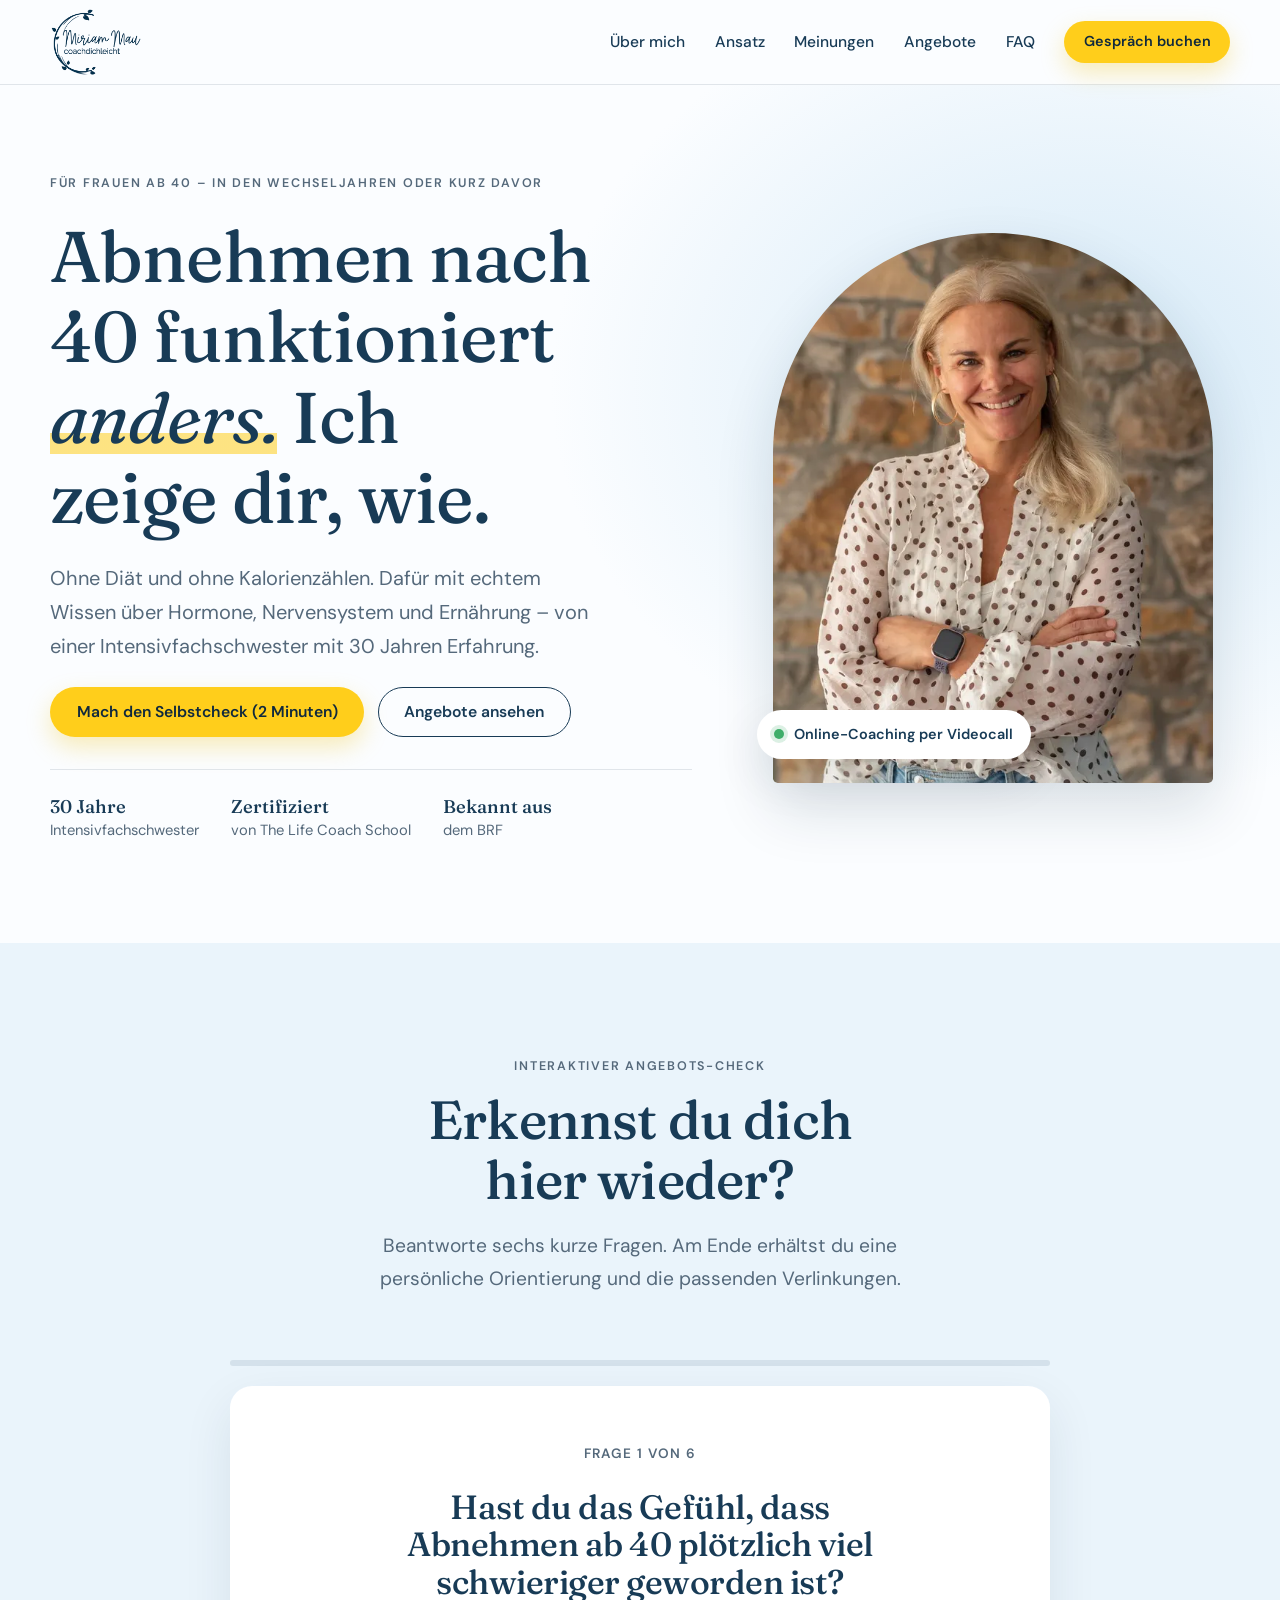
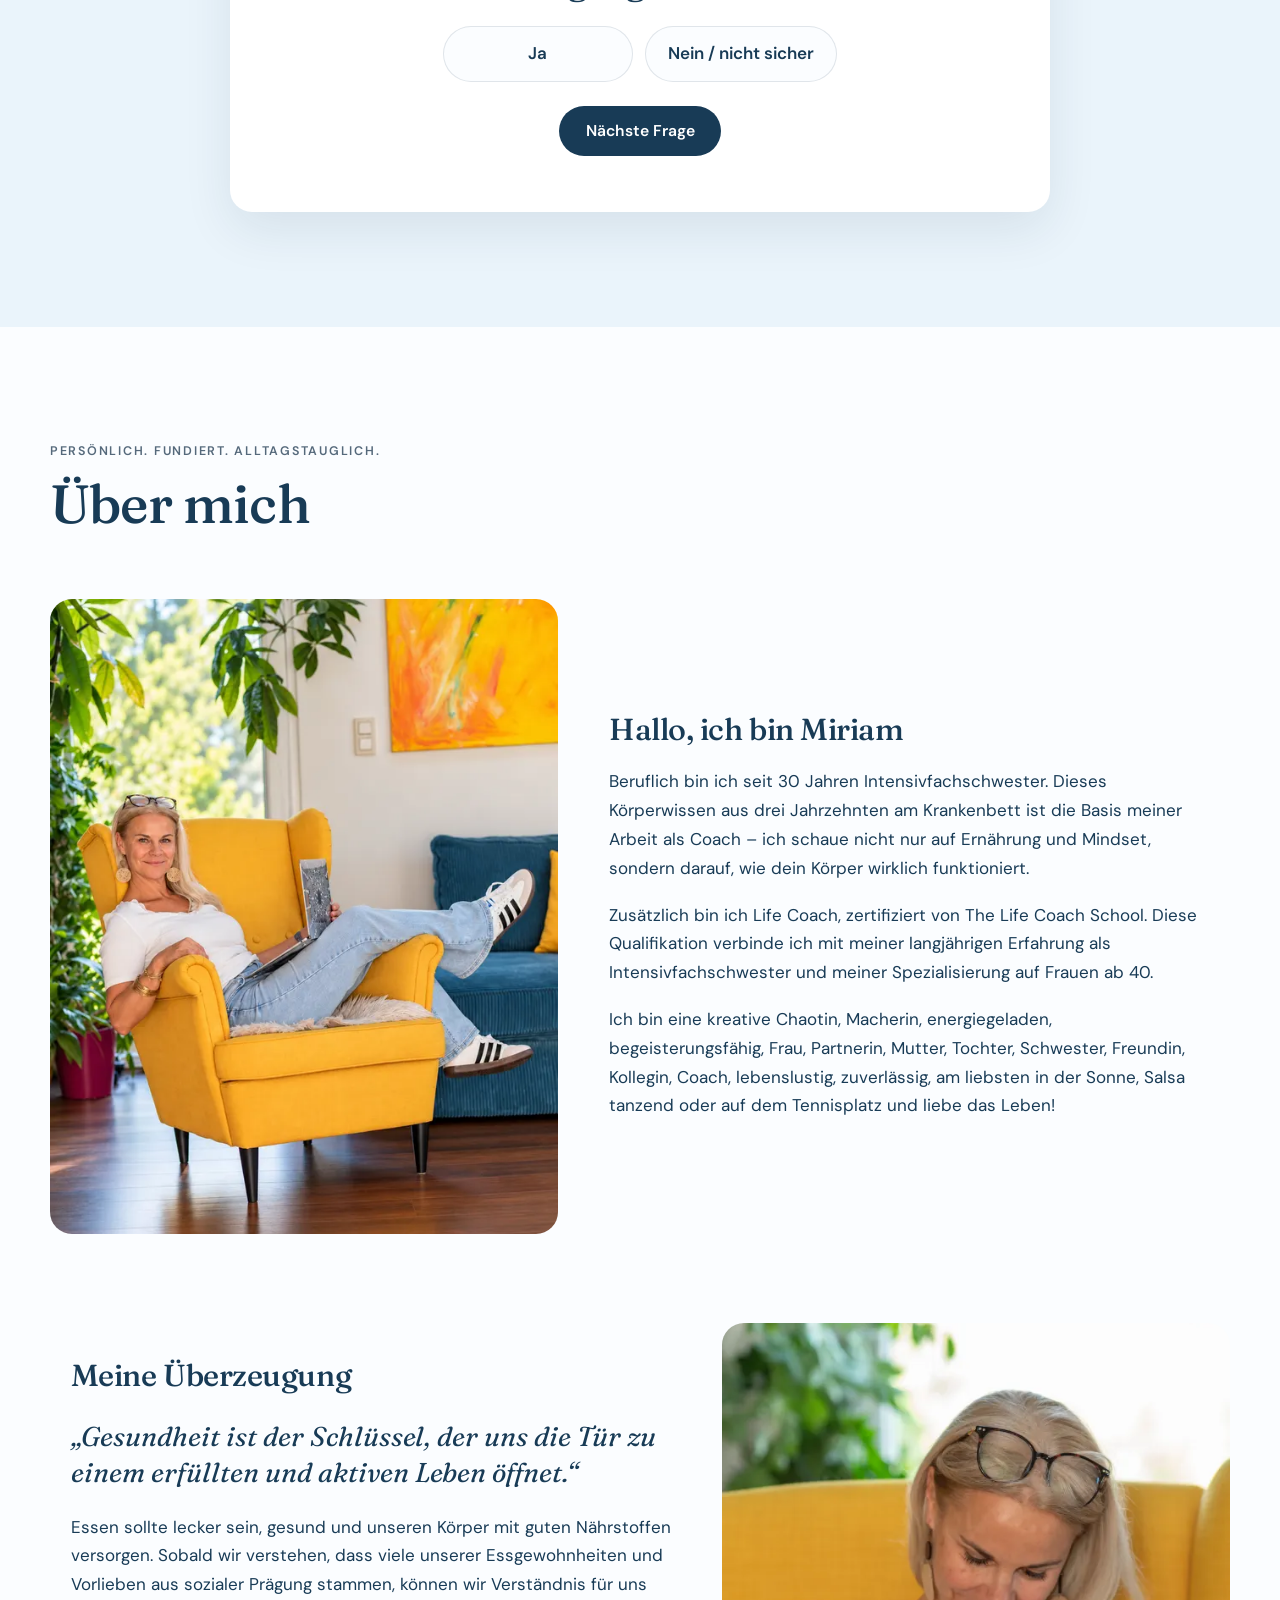
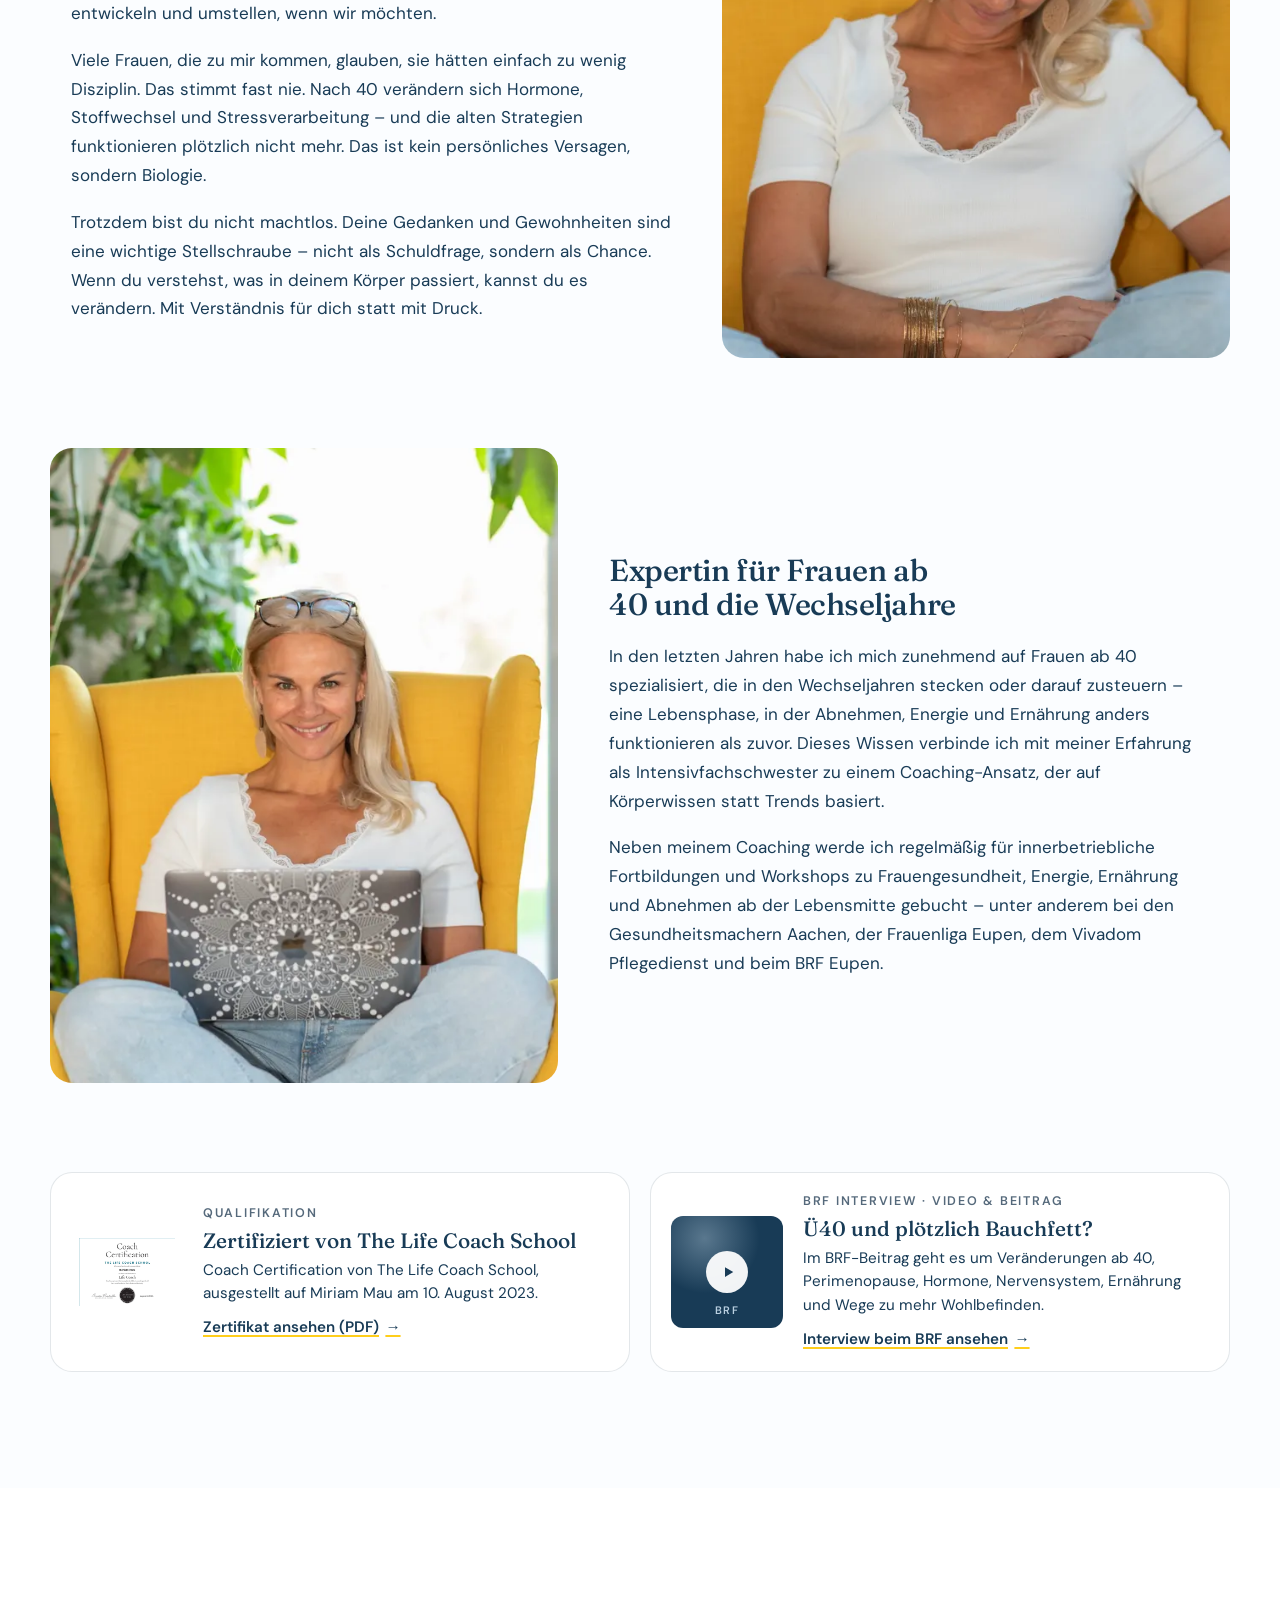
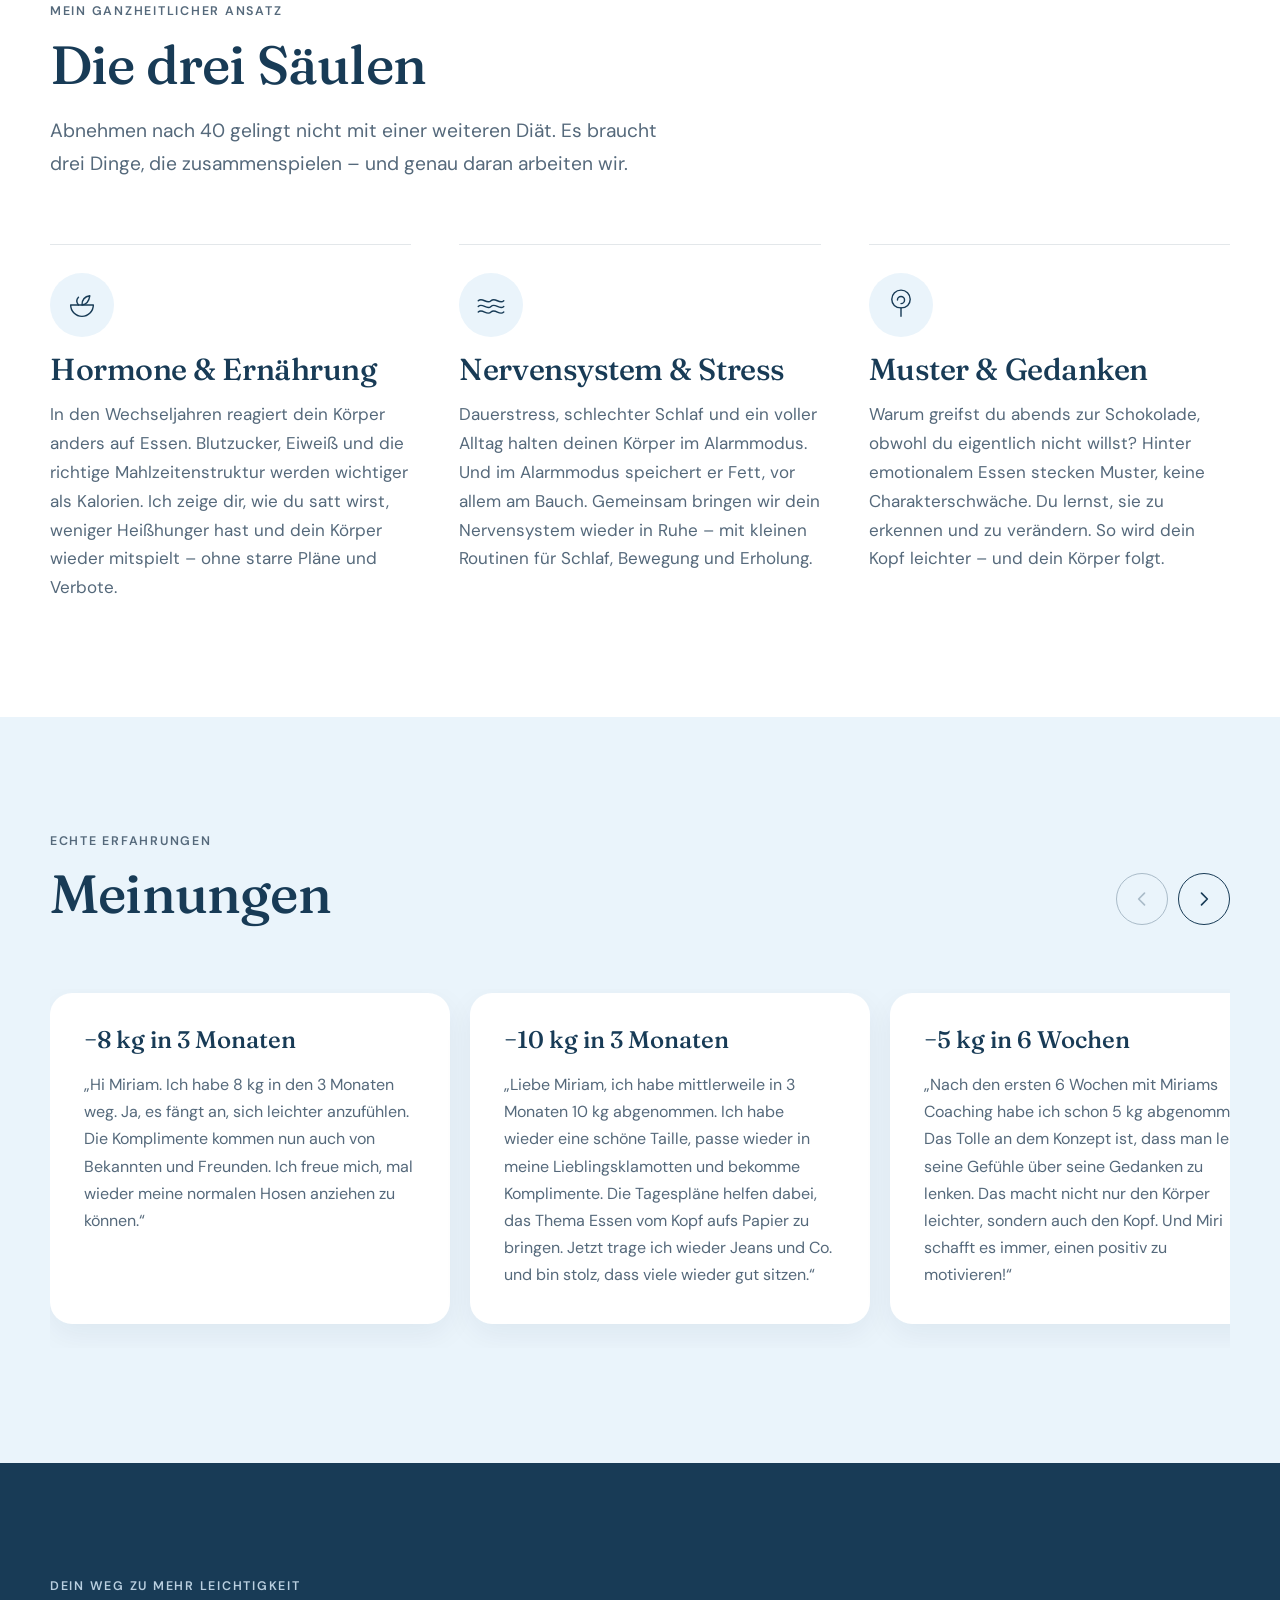
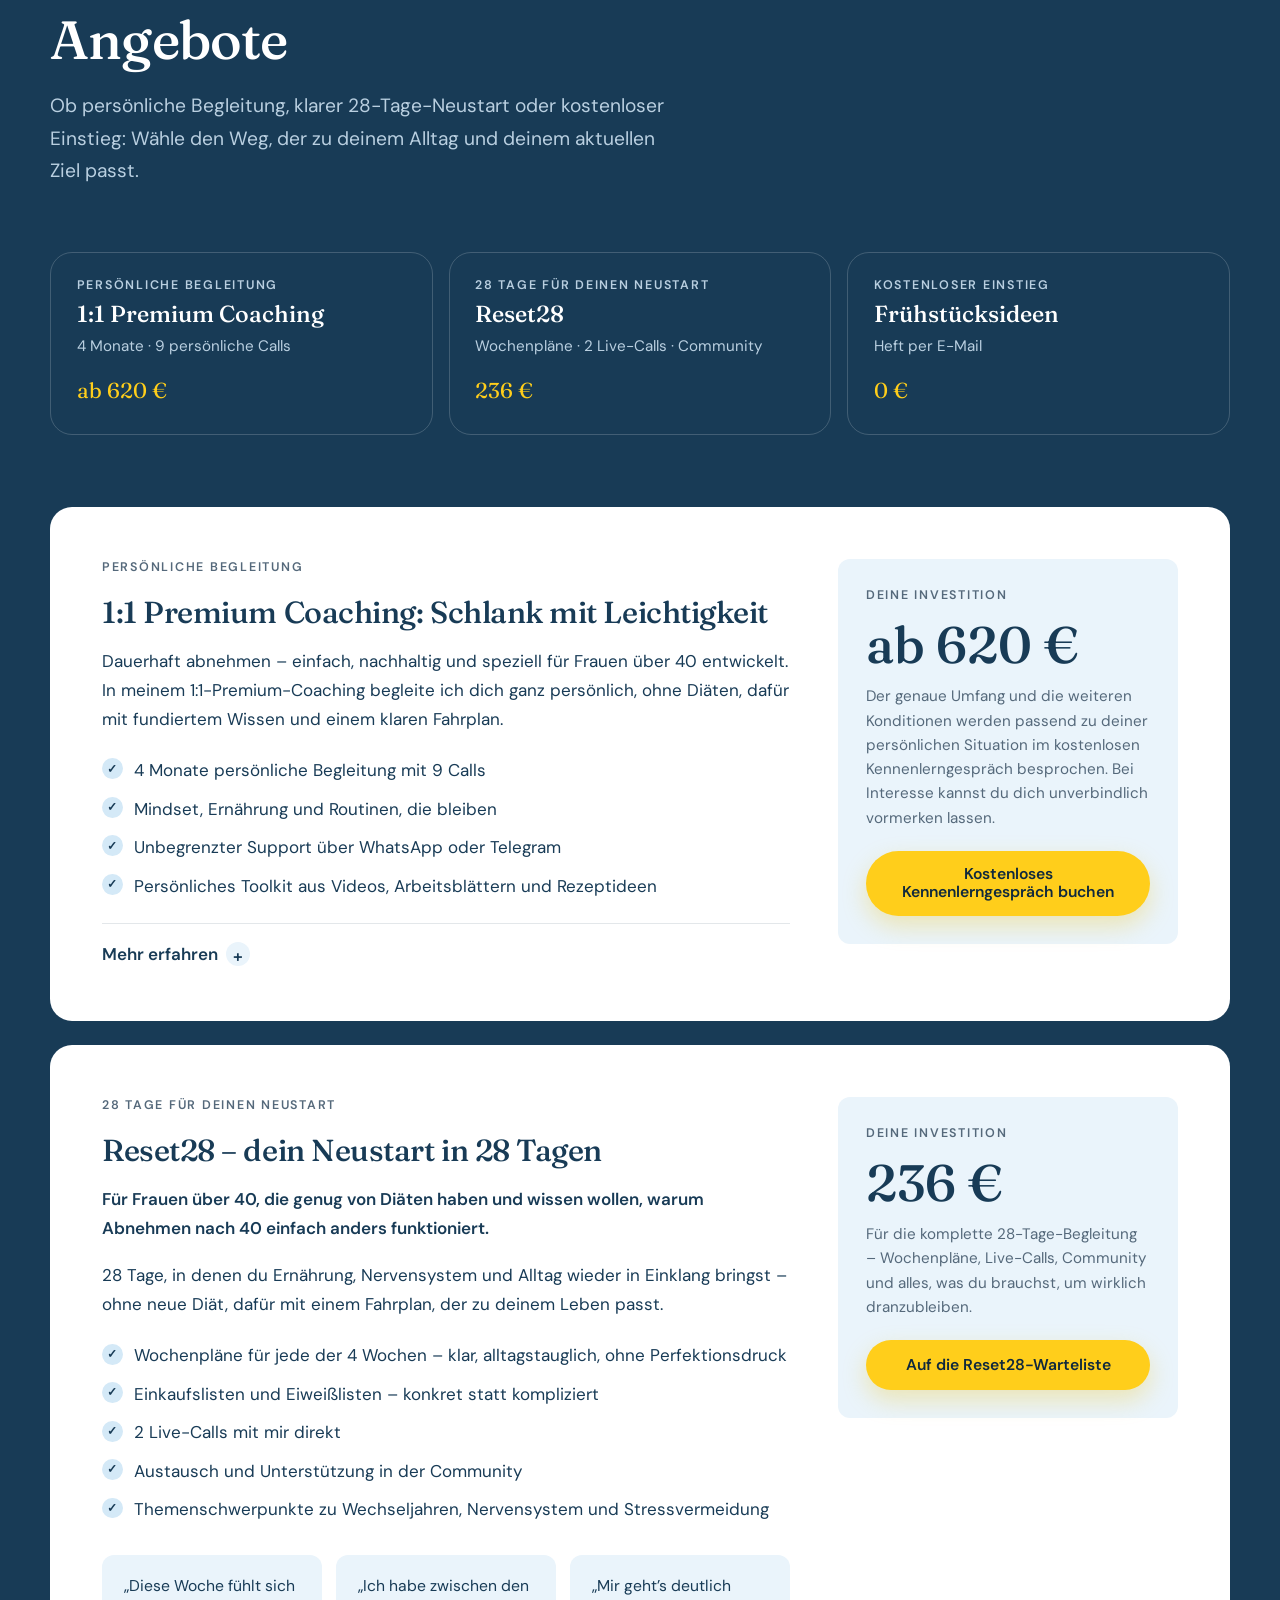
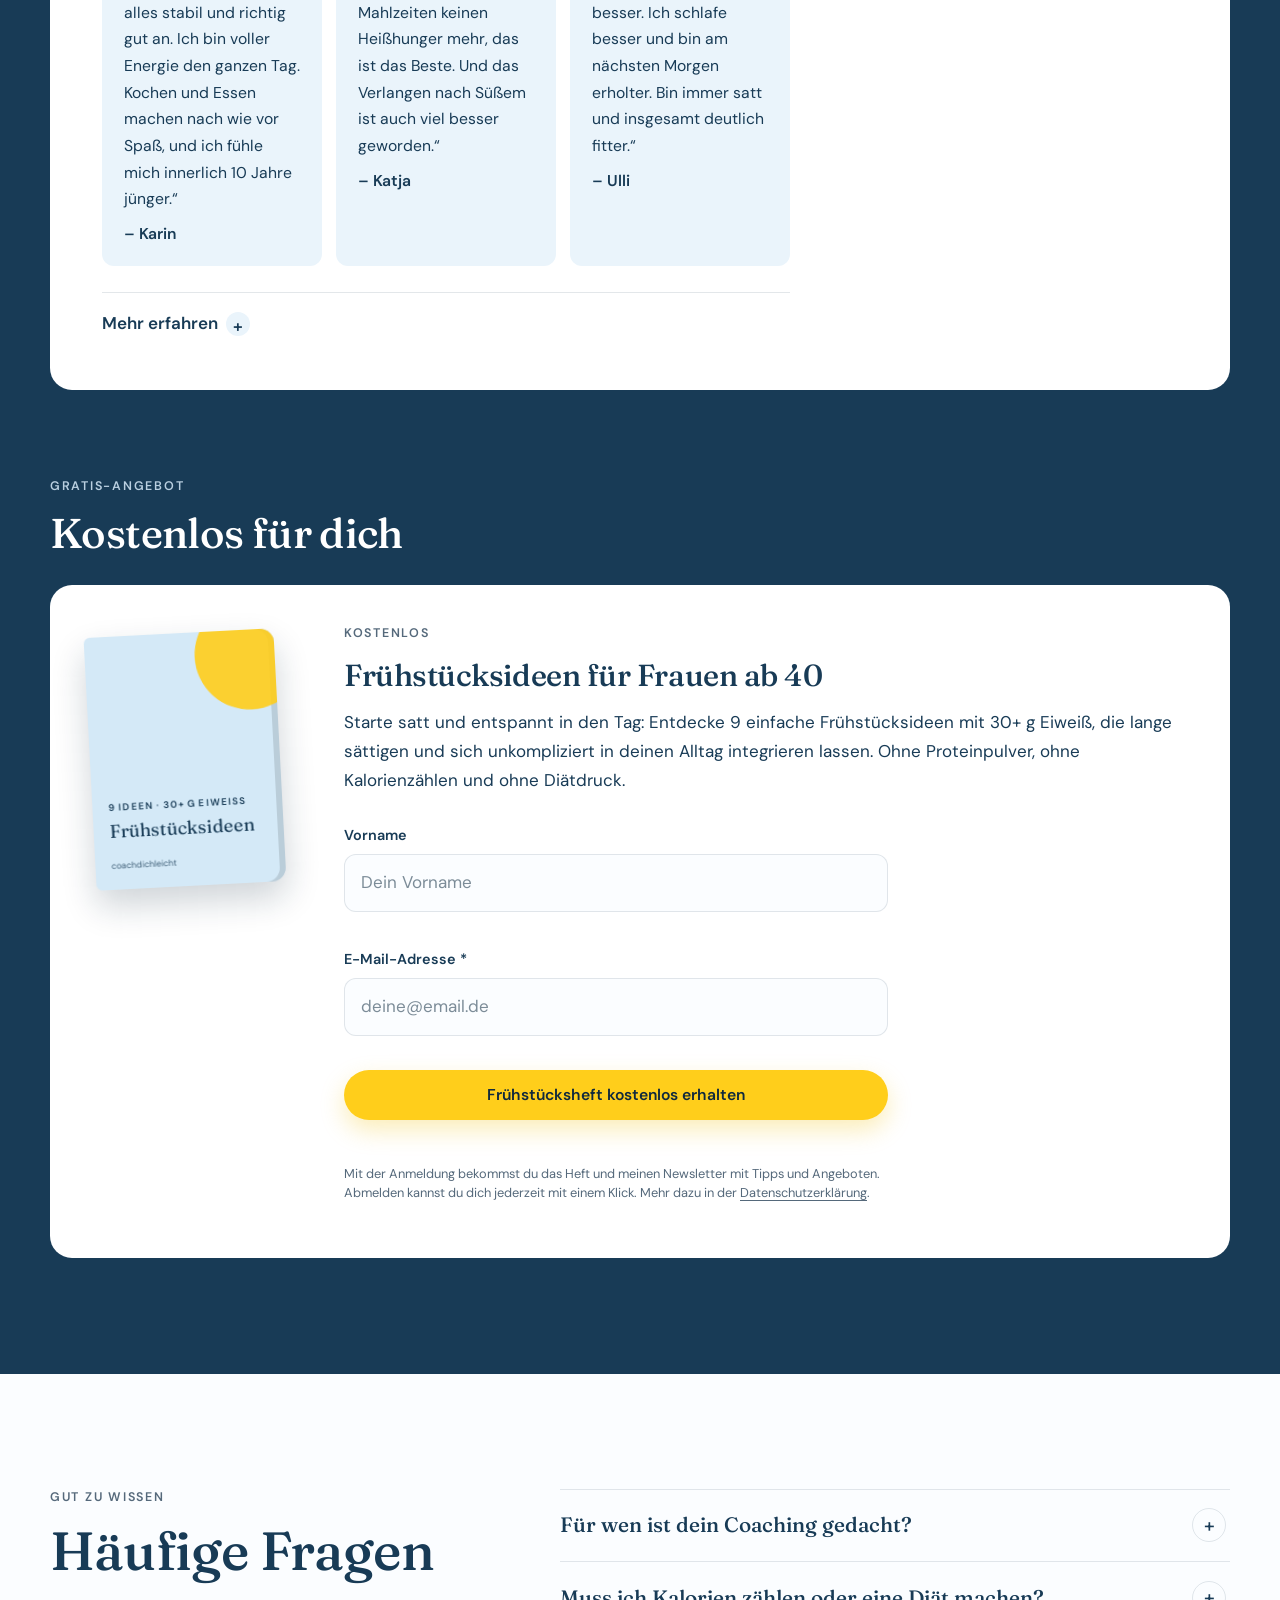
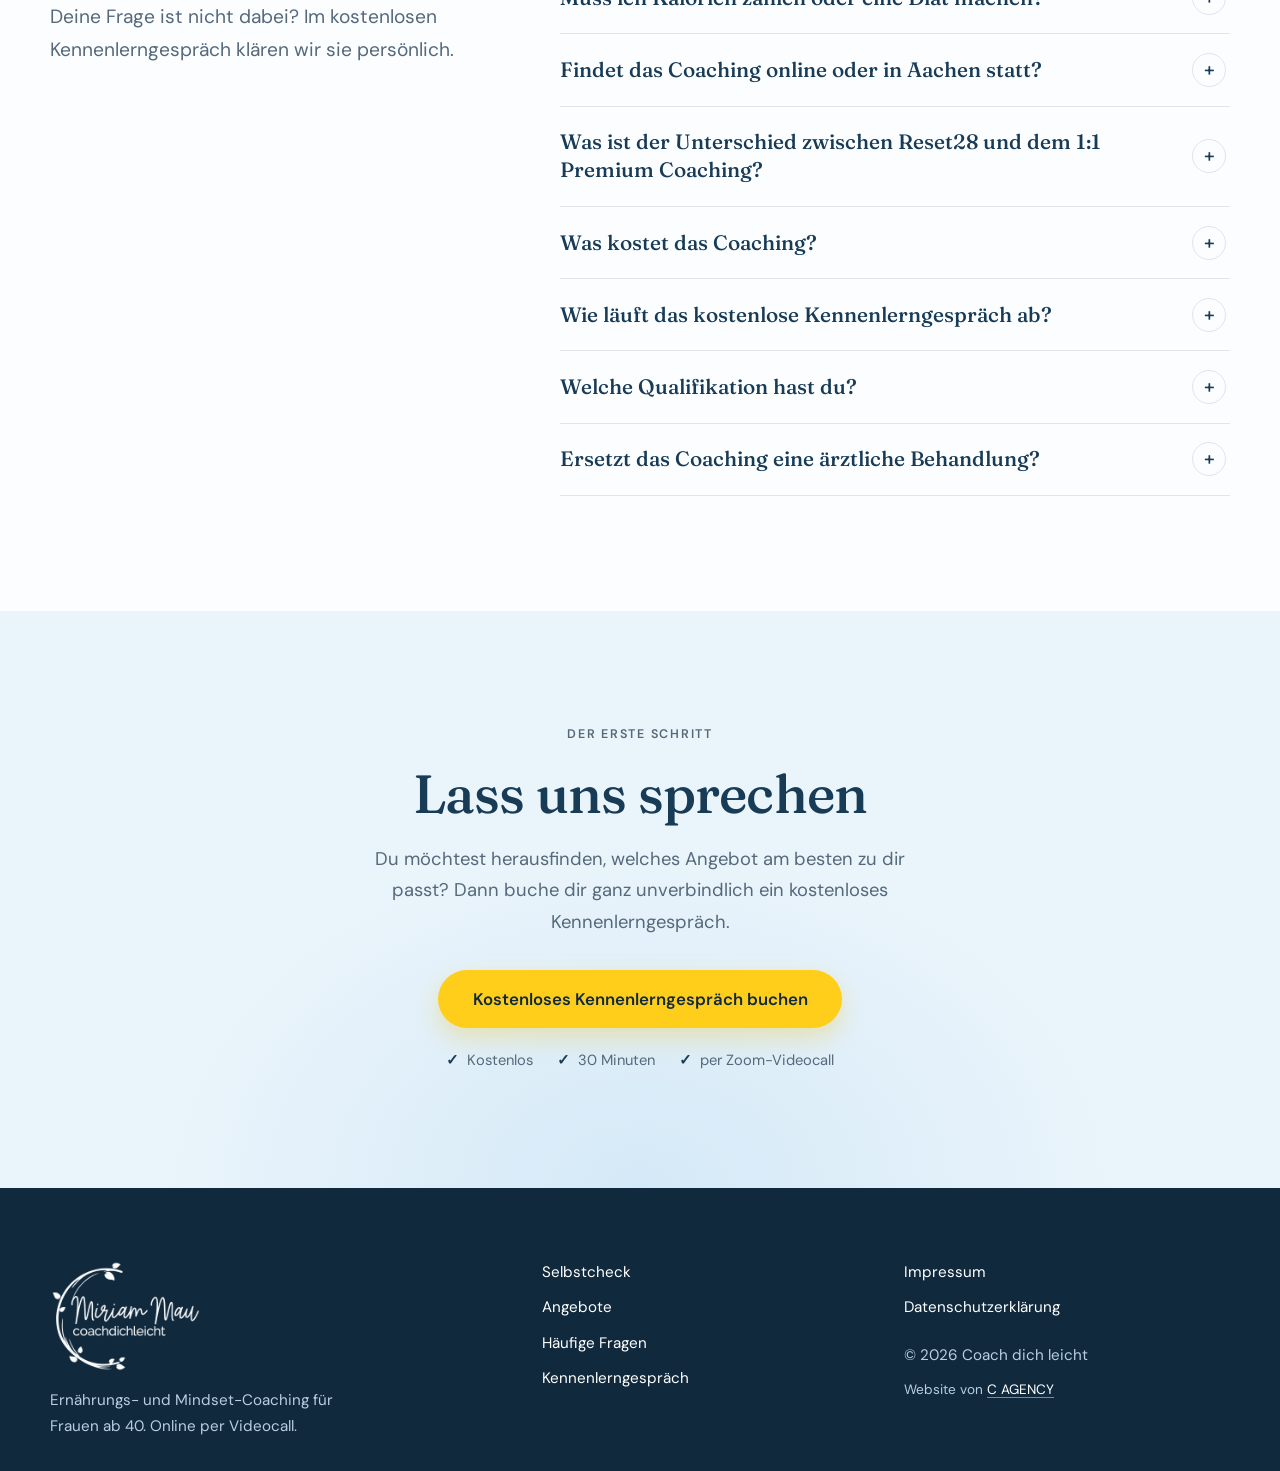
<file: index.html>
<!DOCTYPE html>
<html lang="de">
<head>
<meta charset="utf-8"/>
<meta content="width=device-width, initial-scale=1.0" name="viewport"/>
<meta content="Abnehmen ab 40 und in den Wechseljahren – ohne Diät, mit Wissen über Hormone &amp; Nervensystem. Online-Coaching von Intensivfachschwester Miriam Mau aus Aachen." name="description"/>
<meta content="#183B56" name="theme-color"/>
<title>Abnehmen ab 40 – Online-Coaching aus Aachen | Coach dich leicht</title>
<!-- SEO: Sobald die Domain feststeht, überall "https://coachdichleicht.de/" ersetzen
     (hier, in robots.txt und sitemap.xml) und die [Platzhalter] in den
     strukturierten Daten unten mit den Impressumsdaten füllen. -->
<link href="https://coachdichleicht.de/" rel="canonical"/>
<meta content="index, follow, max-image-preview:large" name="robots"/>
<meta content="Miriam Mau" name="author"/>
<meta content="website" property="og:type"/>
<meta content="de_DE" property="og:locale"/>
<meta content="Coach dich leicht" property="og:site_name"/>
<meta content="Abnehmen nach 40 funktioniert anders – Coach dich leicht" property="og:title"/>
<meta content="Ohne Diät und ohne Kalorienzählen: Coaching für Frauen ab 40 und in den Wechseljahren – von Intensivfachschwester Miriam Mau – online per Videocall." property="og:description"/>
<meta content="https://coachdichleicht.de/" property="og:url"/>
<meta content="https://coachdichleicht.de/bilder/vorschau-teilen.jpg" property="og:image"/>
<meta content="1200" property="og:image:width"/>
<meta content="630" property="og:image:height"/>
<meta content="Miriam Mau – coachdichleicht: Abnehmen nach 40 funktioniert anders. Online per Videocall" property="og:image:alt"/>
<meta content="summary_large_image" name="twitter:card"/>
<script type="application/ld+json">
{
  "@context": "https://schema.org",
  "@graph": [
    {
      "@type": "WebSite",
      "@id": "https://coachdichleicht.de/#website",
      "url": "https://coachdichleicht.de/",
      "name": "Coach dich leicht",
      "inLanguage": "de-DE",
      "publisher": {
        "@id": "https://coachdichleicht.de/#business"
      }
    },
    {
      "@type": "Person",
      "@id": "https://coachdichleicht.de/#miriam",
      "name": "Miriam Mau",
      "jobTitle": "Ernährungs- und Mindset-Coach für Frauen ab 40",
      "description": "Intensivfachschwester mit 30 Jahren Erfahrung und Life Coach, zertifiziert von The Life Coach School, spezialisiert auf Abnehmen ab 40 und die Wechseljahre.",
      "image": "https://coachdichleicht.de/bilder/miri-lachend-935.webp",
      "url": "https://coachdichleicht.de/",
      "worksFor": {
        "@id": "https://coachdichleicht.de/#business"
      },
      "knowsAbout": [
        "Abnehmen ab 40",
        "Wechseljahre",
        "Perimenopause",
        "Ernährung",
        "Hormone",
        "Nervensystem",
        "Stress",
        "Emotionales Essen",
        "Mindset-Coaching"
      ],
      "hasCredential": [
        {
          "@type": "EducationalOccupationalCredential",
          "name": "Coach Certification",
          "credentialCategory": "certificate",
          "recognizedBy": {
            "@type": "Organization",
            "name": "The Life Coach School"
          },
          "dateCreated": "2023-08-10"
        },
        {
          "@type": "EducationalOccupationalCredential",
          "name": "Intensivfachschwester",
          "credentialCategory": "Berufsausbildung"
        }
      ],
      "subjectOf": {
        "@type": "CreativeWork",
        "name": "Ü40 und plötzlich Bauchfett?",
        "url": "https://brf.be/regional/2115065/",
        "publisher": {
          "@type": "Organization",
          "name": "BRF – Belgischer Rundfunk"
        }
      }
    },
    {
      "@type": "ProfessionalService",
      "@id": "https://coachdichleicht.de/#business",
      "name": "Coach dich leicht",
      "description": "Ernährungs- und Mindset-Coaching für Frauen ab 40 und in den Wechseljahren – ohne Diät, mit Wissen über Hormone, Nervensystem und Ernährung.",
      "url": "https://coachdichleicht.de/",
      "logo": "https://coachdichleicht.de/bilder/logo-700.webp",
      "image": "https://coachdichleicht.de/bilder/vorschau-teilen.jpg",
      "founder": {
        "@id": "https://coachdichleicht.de/#miriam"
      },
      "address": {
        "@type": "PostalAddress",
        "streetAddress": "Viehhofstr. 24",
        "postalCode": "52066",
        "addressLocality": "Aachen",
        "addressCountry": "DE"
      },
      "telephone": "+49 176 72506786",
      "email": "mm@coachdichleicht.de",
      "areaServed": [
        {
          "@type": "City",
          "name": "Aachen"
        },
        {
          "@type": "Country",
          "name": "Deutschland"
        }
      ],
      "availableLanguage": "de",
      "hasOfferCatalog": {
        "@type": "OfferCatalog",
        "name": "Angebote",
        "itemListElement": [
          {
            "@type": "Offer",
            "name": "1:1 Premium Coaching „Schlank mit Leichtigkeit“",
            "description": "4 Monate persönliche Begleitung mit 9 persönlichen Calls",
            "url": "https://coachdichleicht.de/#premium-coaching",
            "priceSpecification": {
              "@type": "PriceSpecification",
              "minPrice": 620,
              "priceCurrency": "EUR"
            }
          },
          {
            "@type": "Offer",
            "name": "Reset28 – dein Neustart in 28 Tagen",
            "url": "https://coachdichleicht.de/#reset28",
            "price": 236,
            "priceCurrency": "EUR"
          },
          {
            "@type": "Offer",
            "name": "Frühstücksideen für Frauen ab 40",
            "url": "https://coachdichleicht.de/#fruehstuecksideen",
            "price": 0,
            "priceCurrency": "EUR"
          }
        ]
      }
    },
    {
      "@type": "FAQPage",
      "@id": "https://coachdichleicht.de/#haeufige-fragen",
      "mainEntity": [
        {
          "@type": "Question",
          "name": "Für wen ist dein Coaching gedacht?",
          "acceptedAnswer": {
            "@type": "Answer",
            "text": "Für Frauen ab 40, die in den Wechseljahren stecken oder kurz davor sind und merken, dass Abnehmen, Energie und Ernährung plötzlich anders funktionieren als früher – und die genug von Diäten haben."
          }
        },
        {
          "@type": "Question",
          "name": "Muss ich Kalorien zählen oder eine Diät machen?",
          "acceptedAnswer": {
            "@type": "Answer",
            "text": "Nein. Wir arbeiten ohne Diät, ohne Verbote und ohne Kalorienzählen. Stattdessen lernst du, wie Hormone, Blutzucker, Nervensystem und Gewohnheiten zusammenspielen – und wie du satt wirst und Heißhunger in den Griff bekommst."
          }
        },
        {
          "@type": "Question",
          "name": "Findet das Coaching online oder in Aachen statt?",
          "acceptedAnswer": {
            "@type": "Answer",
            "text": "Das Coaching findet komplett online per Videocall statt – ganz bequem von zu Hause, egal wo du wohnst. Termine vor Ort gibt es nicht."
          }
        },
        {
          "@type": "Question",
          "name": "Was ist der Unterschied zwischen Reset28 und dem 1:1 Premium Coaching?",
          "acceptedAnswer": {
            "@type": "Answer",
            "text": "Reset28 ist ein 28-Tage-Programm mit Wochenplänen, Einkaufs- und Eiweißlisten, 2 Live-Calls und Austausch in der Community. Das 1:1 Premium Coaching „Schlank mit Leichtigkeit“ ist eine persönliche Begleitung über 4 Monate mit 9 persönlichen Calls, unbegrenztem Support per WhatsApp oder Telegram und einem persönlichen Toolkit."
          }
        },
        {
          "@type": "Question",
          "name": "Was kostet das Coaching?",
          "acceptedAnswer": {
            "@type": "Answer",
            "text": "Reset28 kostet 236 €. Das 1:1 Premium Coaching gibt es ab 620 € – Umfang und Konditionen besprechen wir passend zu deiner Situation im kostenlosen Kennenlerngespräch. Die Frühstücksideen gibt es kostenlos."
          }
        },
        {
          "@type": "Question",
          "name": "Wie läuft das kostenlose Kennenlerngespräch ab?",
          "acceptedAnswer": {
            "@type": "Answer",
            "text": "Du buchst dir über Calendly einen kostenlosen Termin von 30 Minuten, das Gespräch findet per Zoom-Videocall statt. Wir schauen gemeinsam, wo du gerade stehst, was dich beschäftigt und welches Angebot zu dir passt – ganz unverbindlich."
          }
        },
        {
          "@type": "Question",
          "name": "Welche Qualifikation hast du?",
          "acceptedAnswer": {
            "@type": "Answer",
            "text": "Ich bin seit 30 Jahren Intensivfachschwester und Life Coach, zertifiziert von The Life Coach School. Dieses medizinische Körperwissen verbinde ich mit Coaching zu Ernährung, Nervensystem und Mindset – spezialisiert auf Frauen ab 40."
          }
        },
        {
          "@type": "Question",
          "name": "Ersetzt das Coaching eine ärztliche Behandlung?",
          "acceptedAnswer": {
            "@type": "Answer",
            "text": "Nein. Das Coaching ersetzt keine ärztliche Diagnose oder Behandlung. Wenn du gesundheitliche Beschwerden hast oder Medikamente nimmst, sprich Veränderungen bitte mit deiner Ärztin oder deinem Arzt ab."
          }
        }
      ]
    }
  ]
}
</script>
<link href="favicon.ico" rel="icon" sizes="any"/>
<link as="font" crossorigin="" href="fonts/fraunces.woff2" rel="preload" type="font/woff2"/>
<link as="font" crossorigin="" href="fonts/dm-sans.woff2" rel="preload" type="font/woff2"/>
<link href="style.css" rel="stylesheet"/>
<script>
  /* Aktiviert die Einflug-Animationen (verhindert Flackern beim Laden).
     Fallback: nach 2,5 s wird alles sichtbar, falls script.js nicht lädt. */
  if (!window.matchMedia("(prefers-reduced-motion: reduce)").matches) {
    document.documentElement.classList.add("motion-ready");
    window.__motionFallback = setTimeout(() => document.documentElement.classList.remove("motion-ready"), 2500);
  }
</script>
</head>
<body id="startseite">
<a class="skip-link" href="#main-content">Zum Inhalt springen</a>
<header class="site-header">
<div class="nav-container">
<a aria-label="Coach dich leicht – zur Startseite" class="brand-link home-link" href="#startseite"><img alt="" class="brand-logo" height="521" src="bilder/logo-700.webp" width="700"/><span class="brand-name">Coach dich leicht</span></a>
<button aria-controls="primary-navigation" aria-expanded="false" aria-label="Menü öffnen" class="menu-toggle" type="button">
<span></span>
<span></span>
<span></span>
</button>
<nav aria-label="Hauptnavigation" class="primary-navigation" id="primary-navigation">
<ul class="nav-list">
<li><a href="#ueber-mich">Über mich</a></li>
<li><a href="#drei-saeulen">Ansatz</a></li>
<li><a href="#meinungen">Meinungen</a></li>
<li class="nav-item-has-submenu">
<a href="#angebote">Angebote</a>
<ul aria-label="Angebote" class="nav-submenu">
<li><a href="#premium-coaching">1:1 Premium Coaching</a></li>
<li><a href="#reset28">Reset28</a></li>
<li><a href="#fruehstuecksideen">Frühstücksideen</a></li></ul>
</li>
<li><a href="#haeufige-fragen">FAQ</a></li>
<li class="nav-cta-item"><a class="button button-primary button-small nav-cta" href="https://calendly.com/coachdichleicht/30min" rel="noopener noreferrer" target="_blank">Gespräch buchen</a></li>
</ul>
</nav>
</div>
</header>
<main id="main-content" tabindex="-1">
<section aria-labelledby="hero-title" class="hero">
<div class="hero-inner page-container">
<div class="hero-text">
<p class="eyebrow">Für Frauen ab 40 – in den Wechseljahren oder kurz davor</p>
<h1 id="hero-title">Abnehmen nach 40 funktioniert <em>anders.</em> Ich zeige dir, wie.</h1>
<p class="hero-subline">Ohne Diät und ohne Kalorienzählen. Dafür mit echtem Wissen über Hormone, Nervensystem und Ernährung – von einer Intensivfachschwester mit 30 Jahren Erfahrung.</p>
<div class="hero-buttons">
<a class="button button-primary" href="#selbstcheck">Mach den Selbstcheck (2 Minuten)</a>
<a class="button button-secondary" href="#angebote">Angebote ansehen</a>
</div>
<ul class="hero-facts">
<li><strong>30 Jahre</strong> Intensivfachschwester</li>
<li><strong>Zertifiziert</strong> von The Life Coach School</li>
<li><strong>Bekannt aus</strong> dem BRF</li>
</ul>
</div>
<figure class="hero-portrait">
<img alt="Miriam Mau lächelt vor einer Natursteinwand" fetchpriority="high" height="1400" sizes="(min-width: 960px) 440px, 80vw" src="bilder/miri-lachend-600.webp" srcset="bilder/miri-lachend-600.webp 600w, bilder/miri-lachend-935.webp 935w" width="935"/>
<figcaption class="hero-badge">Online-Coaching per Videocall</figcaption>
</figure>
</div>
</section>
<section aria-labelledby="faq-title" class="section quiz-section" id="selbstcheck"><div class="page-container"><header class="section-heading section-heading-centered fade-up"><p class="eyebrow">Interaktiver Angebots-Check</p><h2 id="faq-title">Erkennst du dich hier wieder?</h2><p class="section-lead">Beantworte sechs kurze Fragen. Am Ende erhältst du eine persönliche Orientierung und die passenden Verlinkungen.</p></header><div class="faq-quiz fade-up" data-faq-quiz=""><div class="faq-quiz-progress"><span class="faq-progress-bar" data-progress-bar=""></span></div><div class="faq-quiz-slides"><article class="faq-quiz-slide" data-quiz-slide=""><p class="faq-number">Frage 1 von 6</p><h3>Hast du das Gefühl, dass Abnehmen ab 40 plötzlich viel schwieriger geworden ist?</h3><div class="faq-actions"><button class="faq-choice" data-answer="yes" type="button">Ja</button><button class="faq-choice" data-answer="no" type="button">Nein / nicht sicher</button></div><div class="faq-response" data-quiz-response="" hidden=""><strong>Deine Einordnung:</strong><p class="faq-response-yes">Dann bist du nicht allein. Viele Frauen erleben Veränderungen durch Hormone, Nervensystem und Stoffwechsel, obwohl Ernährung und Bewegung ähnlich geblieben sind.</p><p class="faq-response-no" hidden="">Dann schauen wir mal weiter.</p></div><button class="button button-dark faq-next" data-quiz-next="" hidden="" type="button">Nächste Frage</button></article><article class="faq-quiz-slide" data-quiz-slide="" hidden=""><p class="faq-number">Frage 2 von 6</p><h3>Isst du eigentlich nicht mehr als früher und nimmst trotzdem zu?</h3><div class="faq-actions"><button class="faq-choice" data-answer="yes" type="button">Ja</button><button class="faq-choice" data-answer="no" type="button">Nein / nicht sicher</button></div><div class="faq-response" data-quiz-response="" hidden=""><strong>Deine Einordnung:</strong><p class="faq-response-yes">Dann lohnt es sich, die Zusammenhänge zwischen Hormonen, Stress, Schlaf und Stoffwechsel genauer anzuschauen.</p><p class="faq-response-no" hidden="">Dann schauen wir mal weiter.</p></div><button class="button button-dark faq-next" data-quiz-next="" hidden="" type="button">Nächste Frage</button></article><article class="faq-quiz-slide" data-quiz-slide="" hidden=""><p class="faq-number">Frage 3 von 6</p><h3>Kennst du Heißhungerattacken, obwohl du eigentlich satt sein solltest?</h3><div class="faq-actions"><button class="faq-choice" data-answer="yes" type="button">Ja</button><button class="faq-choice" data-answer="no" type="button">Nein / nicht sicher</button></div><div class="faq-response" data-quiz-response="" hidden=""><strong>Deine Einordnung:</strong><p class="faq-response-yes">Dann könnten Blutzucker, Stress, Gewohnheiten oder hormonelle Veränderungen eine größere Rolle spielen als bloße Willenskraft.</p><p class="faq-response-no" hidden="">Dann schauen wir mal weiter.</p></div><button class="button button-dark faq-next" data-quiz-next="" hidden="" type="button">Nächste Frage</button></article><article class="faq-quiz-slide" data-quiz-slide="" hidden=""><p class="faq-number">Frage 4 von 6</p><h3>Hast du schon viele Diäten ausprobiert, aber das Gewicht kommt immer wieder zurück?</h3><div class="faq-actions"><button class="faq-choice" data-answer="yes" type="button">Ja</button><button class="faq-choice" data-answer="no" type="button">Nein / nicht sicher</button></div><div class="faq-response" data-quiz-response="" hidden=""><strong>Deine Einordnung:</strong><p class="faq-response-yes">Dann ist es vielleicht Zeit, den Fokus von Verzicht und Kontrolle auf Verständnis, Routinen und Nachhaltigkeit zu verschieben.</p><p class="faq-response-no" hidden="">Dann schauen wir mal weiter.</p></div><button class="button button-dark faq-next" data-quiz-next="" hidden="" type="button">Nächste Frage</button></article><article class="faq-quiz-slide" data-quiz-slide="" hidden=""><p class="faq-number">Frage 5 von 6</p><h3>Denkst du häufig über Essen nach oder hast ständig das Gefühl, aufpassen zu müssen?</h3><div class="faq-actions"><button class="faq-choice" data-answer="yes" type="button">Ja</button><button class="faq-choice" data-answer="no" type="button">Nein / nicht sicher</button></div><div class="faq-response" data-quiz-response="" hidden=""><strong>Deine Einordnung:</strong><p class="faq-response-yes">Dann geht es oft nicht nur um Ernährung, sondern auch um Gewohnheiten, Gedankenmuster und dein Nervensystem.</p><p class="faq-response-no" hidden="">Dann schauen wir mal weiter.</p></div><button class="button button-dark faq-next" data-quiz-next="" hidden="" type="button">Nächste Frage</button></article><article class="faq-quiz-slide" data-quiz-slide="" hidden=""><p class="faq-number">Frage 6 von 6</p><h3>Möchtest du herausfinden, welches Angebot am besten zu deiner Situation passt?</h3><div class="faq-actions"><button class="faq-choice" data-answer="yes" type="button">Ja</button><button class="faq-choice" data-answer="no" type="button">Nein / nicht sicher</button></div><div class="faq-response" data-quiz-response="" hidden=""><strong>Deine Einordnung:</strong><p class="faq-response-yes">Dann lass uns persönlich sprechen.</p><p class="faq-response-no" hidden="">Dann schauen wir mal weiter.</p></div><button class="button button-dark faq-next" data-quiz-next="" hidden="" type="button">Zum Ergebnis</button></article><article class="faq-quiz-slide faq-result" data-quiz-result="" hidden=""><p class="eyebrow">Dein nächster Schritt</p><h3>Hast du mehrere Fragen mit „Ja“ beantwortet?</h3><p>Dann könnte eines meiner Angebote genau zu deiner aktuellen Situation passen. Ganz gleich, ob du mit <strong>Reset28</strong> starten möchtest oder dir eine persönliche Begleitung im <strong>1:1 Premium Coaching</strong> wünschst.</p><p class="faq-result-text" data-result-text=""></p><div class="faq-waitlist-buttons"><a class="button button-secondary-light" href="https://reset28-warteliste.subscribepage.io/" rel="noopener noreferrer" target="_blank">Reset28-Warteliste</a><a class="button button-primary" href="https://calendly.com/coachdichleicht/30min" rel="noopener noreferrer" target="_blank">Kostenloses Kennenlerngespräch buchen</a></div><p>In einem unverbindlichen Gespräch schauen wir gemeinsam, wo du gerade stehst, welche Herausforderungen dich beschäftigen und welches Angebot am besten zu dir passt.</p><button class="faq-restart" data-quiz-restart="" type="button">Quiz neu starten</button></article></div></div></div></section>
<section aria-labelledby="about-title" class="section about-section" id="ueber-mich">
<div class="page-container">
<header class="section-heading fade-up">
<p class="eyebrow">Persönlich. Fundiert. Alltagstauglich.</p>
<h2 id="about-title">Über mich</h2>
</header>
<article class="story-row">
<figure class="story-media slide-left">
<img alt="Miriam sitzt in einem gelben Sessel" decoding="async" height="1498" loading="lazy" sizes="(min-width: 1200px) 460px, (min-width: 768px) 40vw, 100vw" src="bilder/miri-sessel-600.webp" srcset="bilder/miri-sessel-600.webp 600w, bilder/miri-sessel-1000.webp 1000w" width="1000"/>
</figure>
<div class="story-text fade-up">
<h3>Hallo, ich bin Miriam</h3>
<p>Beruflich bin ich seit 30 Jahren Intensivfachschwester. Dieses Körperwissen aus drei Jahrzehnten am Krankenbett ist die Basis meiner Arbeit als Coach – ich schaue nicht nur auf Ernährung und Mindset, sondern darauf, wie dein Körper wirklich funktioniert.</p>
<p>Zusätzlich bin ich Life Coach, zertifiziert von The Life Coach School. Diese Qualifikation verbinde ich mit meiner langjährigen Erfahrung als Intensivfachschwester und meiner Spezialisierung auf Frauen ab 40.</p>
<p>Ich bin eine kreative Chaotin, Macherin, energiegeladen, begeisterungsfähig, Frau, Partnerin, Mutter, Tochter, Schwester, Freundin, Kollegin, Coach, lebenslustig, zuverlässig, am liebsten in der Sonne, Salsa tanzend oder auf dem Tennisplatz und liebe das Leben!</p></div>
</article>
<article class="story-row story-row-reverse">
<figure class="story-media slide-right">
<img alt="Miriam sitzt lächelnd in einem gelben Sessel und blickt nach unten" decoding="async" height="1498" loading="lazy" sizes="(min-width: 1200px) 520px, (min-width: 768px) 45vw, 100vw" src="bilder/miri-sessel-nah-600.webp" srcset="bilder/miri-sessel-nah-600.webp 600w, bilder/miri-sessel-nah-1000.webp 1000w" width="1000"/>
</figure>
<div class="story-text fade-up">
<h3>Meine Überzeugung</h3>
<blockquote>„Gesundheit ist der Schlüssel, der uns die Tür zu einem erfüllten und aktiven Leben öffnet.“</blockquote>
<p>Essen sollte lecker sein, gesund und unseren Körper mit guten Nährstoffen versorgen. Sobald wir verstehen, dass viele unserer Essgewohnheiten und Vorlieben aus sozialer Prägung stammen, können wir Verständnis für uns entwickeln und umstellen, wenn wir möchten.</p>
<p>Viele Frauen, die zu mir kommen, glauben, sie hätten einfach zu wenig Disziplin. Das stimmt fast nie. Nach 40 verändern sich Hormone, Stoffwechsel und Stressverarbeitung – und die alten Strategien funktionieren plötzlich nicht mehr. Das ist kein persönliches Versagen, sondern Biologie.</p>
<p>Trotzdem bist du nicht machtlos. Deine Gedanken und Gewohnheiten sind eine wichtige Stellschraube – nicht als Schuldfrage, sondern als Chance. Wenn du verstehst, was in deinem Körper passiert, kannst du es verändern. Mit Verständnis für dich statt mit Druck.</p>
</div>
</article>
<article class="story-row">
<figure class="story-media slide-left">
<img alt="Miriam sitzt mit einem Laptop in einem gelben Sessel" decoding="async" height="1498" loading="lazy" sizes="(min-width: 1200px) 460px, (min-width: 768px) 40vw, 100vw" src="bilder/miri-sessel-laecheln-600.webp" srcset="bilder/miri-sessel-laecheln-600.webp 600w, bilder/miri-sessel-laecheln-1000.webp 1000w" width="1000"/>
</figure>
<div class="story-text fade-up">
<h3>Expertin für Frauen ab 40 und die Wechseljahre</h3>
<p>In den letzten Jahren habe ich mich zunehmend auf Frauen ab 40 spezialisiert, die in den Wechseljahren stecken oder darauf zusteuern – eine Lebensphase, in der Abnehmen, Energie und Ernährung anders funktionieren als zuvor. Dieses Wissen verbinde ich mit meiner Erfahrung als Intensivfachschwester zu einem Coaching-Ansatz, der auf Körperwissen statt Trends basiert.</p>
<p>Neben meinem Coaching werde ich regelmäßig für innerbetriebliche Fortbildungen und Workshops zu Frauengesundheit, Energie, Ernährung und Abnehmen ab der Lebensmitte gebucht – unter anderem bei den Gesundheitsmachern Aachen, der Frauenliga Eupen, dem Vivadom Pflegedienst und beim BRF Eupen.</p>
</div>
</article>
<div class="credentials">
<a class="credential fade-up" href="Coach%20Certification.pdf" rel="noopener noreferrer" target="_blank">
<span class="credential-media credential-certificate"><img alt="" decoding="async" height="495" loading="lazy" src="bilder/zertifikat-700.webp" width="700"/></span>
<span class="credential-copy">
<span class="label">Qualifikation</span>
<strong class="credential-title" id="certificate-title">Zertifiziert von The Life Coach School</strong>
<span>Coach Certification von The Life Coach School, ausgestellt auf Miriam Mau am 10. August 2023.</span>
<span class="text-link">Zertifikat ansehen (PDF)</span>
</span>
</a>
<a class="credential fade-up" href="https://brf.be/regional/2115065/" rel="noopener noreferrer" target="_blank">
<span aria-hidden="true" class="credential-media credential-video"><span class="play-icon"><svg viewBox="0 0 24 24"><path d="M8 5.5v13l11-6.5z"/></svg></span><span class="credential-video-label">BRF</span></span>
<span class="credential-copy">
<span class="label">BRF Interview · Video &amp; Beitrag</span>
<strong class="credential-title" id="interview-title">Ü40 und plötzlich Bauchfett?</strong>
<span>Im BRF-Beitrag geht es um Veränderungen ab 40, Perimenopause, Hormone, Nervensystem, Ernährung und Wege zu mehr Wohlbefinden.</span>
<span class="text-link">Interview beim BRF ansehen</span>
</span>
</a>
</div>
</div>
</section>
<section aria-labelledby="pillars-title" class="section pillars-section" id="drei-saeulen">
<div class="page-container">
<header class="section-heading fade-up">
<p class="eyebrow">Mein ganzheitlicher Ansatz</p>
<h2 id="pillars-title">Die drei Säulen</h2>
<p class="section-lead">Abnehmen nach 40 gelingt nicht mit einer weiteren Diät. Es braucht drei Dinge, die zusammenspielen – und genau daran arbeiten wir.</p>
</header>
<div class="pillars-grid">
<article class="pillar fade-up"><span class="pillar-icon"><svg aria-hidden="true" viewBox="0 0 48 48"><path d="M8 24h32a16 16 0 0 1-32 0Z"/><path d="M24 24c0-7 4-12 11-13-1 7-5 12-11 13Z"/><path d="M19 24c-3-4-3-8 0-11"/></svg></span><h3>Hormone &amp; Ernährung</h3><p>In den Wechseljahren reagiert dein Körper anders auf Essen. Blutzucker, Eiweiß und die richtige Mahlzeitenstruktur werden wichtiger als Kalorien. Ich zeige dir, wie du satt wirst, weniger Heißhunger hast und dein Körper wieder mitspielt – ohne starre Pläne und Verbote.</p></article>
<article class="pillar fade-up"><span class="pillar-icon"><svg aria-hidden="true" viewBox="0 0 48 48"><path d="M6 18c6-6 12 6 18 0s12 6 18 0"/><path d="M6 26c6-6 12 6 18 0s12 6 18 0"/><path d="M6 34c6-6 12 6 18 0s12 6 18 0"/></svg></span><h3>Nervensystem &amp; Stress</h3><p>Dauerstress, schlechter Schlaf und ein voller Alltag halten deinen Körper im Alarmmodus. Und im Alarmmodus speichert er Fett, vor allem am Bauch. Gemeinsam bringen wir dein Nervensystem wieder in Ruhe – mit kleinen Routinen für Schlaf, Bewegung und Erholung.</p></article>
<article class="pillar fade-up"><span class="pillar-icon"><svg aria-hidden="true" viewBox="0 0 48 48"><path d="M24 40V28"/><path d="M24 28c-8 0-13-5-13-12a13 13 0 0 1 26 0c0 7-5 12-13 12Z"/><path d="M24 22a5 5 0 1 0-5-5"/></svg></span><h3>Muster &amp; Gedanken</h3><p>Warum greifst du abends zur Schokolade, obwohl du eigentlich nicht willst? Hinter emotionalem Essen stecken Muster, keine Charakterschwäche. Du lernst, sie zu erkennen und zu verändern. So wird dein Kopf leichter – und dein Körper folgt.</p></article>
</div>
</div>
</section>
<section aria-labelledby="testimonials-title" class="section testimonials-section" id="meinungen">
<div class="page-container">
<header class="section-heading section-heading-row fade-up">
<div>
<p class="eyebrow">Echte Erfahrungen</p>
<h2 id="testimonials-title">Meinungen</h2>
</div>
<div class="carousel-controls">
<button aria-label="Vorherige Kundenmeinung" class="carousel-button carousel-button--prev" type="button"><svg aria-hidden="true" viewBox="0 0 24 24"><path d="M15 5l-7 7 7 7"/></svg></button>
<button aria-label="Nächste Kundenmeinung" class="carousel-button carousel-button--next" type="button"><svg aria-hidden="true" viewBox="0 0 24 24"><path d="M9 5l7 7-7 7"/></svg></button>
</div>
</header>
<div class="carousel-shell fade-up">
<div aria-label="Kundenmeinungen – horizontal scrollbar" class="testimonials-track" tabindex="0">
<article class="testimonial-card"><p class="testimonial-result">−8 kg in 3 Monaten</p><p>„Hi Miriam. Ich habe 8 kg in den 3 Monaten weg. Ja, es fängt an, sich leichter anzufühlen. Die Komplimente kommen nun auch von Bekannten und Freunden. Ich freue mich, mal wieder meine normalen Hosen anziehen zu können.“</p></article>
<article class="testimonial-card"><p class="testimonial-result">−10 kg in 3 Monaten</p><p>„Liebe Miriam, ich habe mittlerweile in 3 Monaten 10 kg abgenommen. Ich habe wieder eine schöne Taille, passe wieder in meine Lieblingsklamotten und bekomme Komplimente. Die Tagespläne helfen dabei, das Thema Essen vom Kopf aufs Papier zu bringen. Jetzt trage ich wieder Jeans und Co. und bin stolz, dass viele wieder gut sitzen.“</p></article>
<article class="testimonial-card"><p class="testimonial-result">−5 kg in 6 Wochen</p><p>„Nach den ersten 6 Wochen mit Miriams Coaching habe ich schon 5 kg abgenommen. Das Tolle an dem Konzept ist, dass man lernt, seine Gefühle über seine Gedanken zu lenken. Das macht nicht nur den Körper leichter, sondern auch den Kopf. Und Miri schafft es immer, einen positiv zu motivieren!“</p></article>
<article class="testimonial-card"><p class="testimonial-result">Leicht und ohne Verzicht</p><p>„Ich bin sehr froh, dass ich mich für das Coaching entschieden habe. Miriam ist sehr sympathisch und wir hatten direkt einen guten Draht. Ich habe viel Hintergrundwissen und nützliche Maßnahmen bekommen. Es geht leicht und ohne Verzicht oder Kalorienzählen. Ich kann das Coaching nur empfehlen.“</p></article>
<article class="testimonial-card"><p class="testimonial-result">Achtsamer mit sich und dem Essen</p><p>„Was ich total schön fand, ist, dass du dich nicht nur auf Ernährung und Essen fokussiert hast, sondern einen Weg gefunden hast, damit wir achtsamer mit uns und unserer Einstellung zum Essen umgehen. Viele tolle Ansätze motivieren mich weiterhin, weiterzumachen!“</p></article>
<article class="testimonial-card"><p class="testimonial-result">−2 kg in 13 Tagen</p><p>„Die Ergebnisse nach diesen 13 Tagen sind: ein besseres Körpergefühl, ein respektvoller und wertschätzender Umgang mit mir, meinem Körper und meinen Gefühlen – und das Beste: 2 kg! Danke dafür!“</p></article>
<article class="testimonial-card"><p class="testimonial-result">−6 kg in 7 Wochen</p><p>„Dank Miriams Hilfe habe ich in nur 7 Wochen 6 Kilo an Gewicht verloren! Miriam gibt viele wertvolle Tipps, die leicht umzusetzen sind und auch noch Spaß machen. Probiert es aus – Miriam hilft, wo sie nur kann!“</p></article>
</div>
</div>
</div>
</section>
<section aria-labelledby="offers-title" class="section offers-section" id="angebote">
<div class="page-container">
<header class="section-heading fade-up">
<p class="eyebrow">Dein Weg zu mehr Leichtigkeit</p>
<h2 id="offers-title">Angebote</h2>
<p class="section-lead">Ob persönliche Begleitung, klarer 28-Tage-Neustart oder kostenloser Einstieg: Wähle den Weg, der zu deinem Alltag und deinem aktuellen Ziel passt.</p>
</header>
<nav aria-label="Angebote im Überblick" class="offer-overview fade-up">
<a class="overview-tile" href="#premium-coaching"><span class="label">Persönliche Begleitung</span><strong>1:1 Premium Coaching</strong><span class="overview-meta">4 Monate · 9 persönliche Calls</span><span class="overview-price">ab 620 €</span></a>
<a class="overview-tile" href="#reset28"><span class="label">28 Tage für deinen Neustart</span><strong>Reset28</strong><span class="overview-meta">Wochenpläne · 2 Live-Calls · Community</span><span class="overview-price">236 €</span></a>
<a class="overview-tile" href="#fruehstuecksideen"><span class="label">Kostenloser Einstieg</span><strong>Frühstücksideen</strong><span class="overview-meta">Heft per E-Mail</span><span class="overview-price">0 €</span></a>
</nav>
<article class="offer-card fade-up" id="premium-coaching">
<div class="offer-main">
<p class="label">Persönliche Begleitung</p>
<h3>1:1 Premium Coaching: Schlank mit Leichtigkeit</h3>
<p>Dauerhaft abnehmen – einfach, nachhaltig und speziell für Frauen über 40 entwickelt. In meinem 1:1-Premium-Coaching begleite ich dich ganz persönlich, ohne Diäten, dafür mit fundiertem Wissen und einem klaren Fahrplan.</p>
<ul class="check-list">
<li>4 Monate persönliche Begleitung mit 9 Calls</li>
<li>Mindset, Ernährung und Routinen, die bleiben</li>
<li>Unbegrenzter Support über WhatsApp oder Telegram</li>
<li>Persönliches Toolkit aus Videos, Arbeitsblättern und Rezeptideen</li>
</ul>
<details class="more">
<summary>Mehr erfahren</summary>
<p>„Schlank mit Leichtigkeit“ läuft über 4 Monate mit 9 persönlichen Calls, aufgebaut auf drei Säulen: einem unerschütterlichen Mindset, das dich von Diätregeln und Schuldgefühlen befreit, einer Ernährung, die wirklich zu dir passt – intuitiv, genussvoll, ohne starre Pläne – und neuen Routinen, die bleiben, statt dem Jo-Jo-Effekt hinterherzulaufen.</p>
<p>Wir starten mit einem Kickstart-Call, in dem wir Klarheit über deine Ziele schaffen. Danach begleiten dich zweiwöchentliche 1:1-Calls, in denen wir deinen Stoffwechsel, deine Entscheidungsmuster, emotionales Essen und deine Glaubenssätze angehen – Schritt für Schritt, bis neue Gewohnheiten wirklich sitzen. Dazu bekommst du unbegrenzten Support über WhatsApp oder Telegram und ein persönliches Toolkit aus Videos, Arbeitsblättern und Rezeptideen.</p>
</details>
</div>
<aside class="offer-aside">
<p class="label">Deine Investition</p>
<p class="price">ab 620 €</p>
<p class="offer-aside-note">Der genaue Umfang und die weiteren Konditionen werden passend zu deiner persönlichen Situation im kostenlosen Kennenlerngespräch besprochen. Bei Interesse kannst du dich unverbindlich vormerken lassen.</p>
<a class="button button-primary" href="https://calendly.com/coachdichleicht/30min" rel="noopener noreferrer" target="_blank">Kostenloses Kennenlerngespräch buchen</a>
</aside>
</article>
<article class="offer-card fade-up" id="reset28">
<div class="offer-main">
<p class="label">28 Tage für deinen Neustart</p>
<h3>Reset28 – dein Neustart in 28 Tagen</h3>
<p class="offer-lead">Für Frauen über 40, die genug von Diäten haben und wissen wollen, warum Abnehmen nach 40 einfach anders funktioniert.</p>
<p>28 Tage, in denen du Ernährung, Nervensystem und Alltag wieder in Einklang bringst – ohne neue Diät, dafür mit einem Fahrplan, der zu deinem Leben passt.</p>
<ul class="check-list">
<li>Wochenpläne für jede der 4 Wochen – klar, alltagstauglich, ohne Perfektionsdruck</li>
<li>Einkaufslisten und Eiweißlisten – konkret statt kompliziert</li>
<li>2 Live-Calls mit mir direkt</li>
<li>Austausch und Unterstützung in der Community</li>
<li>Themenschwerpunkte zu Wechseljahren, Nervensystem und Stressvermeidung</li>
</ul>
<div class="reset-quotes">
<blockquote>„Diese Woche fühlt sich alles stabil und richtig gut an. Ich bin voller Energie den ganzen Tag. Kochen und Essen machen nach wie vor Spaß, und ich fühle mich innerlich 10 Jahre jünger.“ <cite>– Karin</cite></blockquote>
<blockquote>„Ich habe zwischen den Mahlzeiten keinen Heißhunger mehr, das ist das Beste. Und das Verlangen nach Süßem ist auch viel besser geworden.“ <cite>– Katja</cite></blockquote>
<blockquote>„Mir geht’s deutlich besser. Ich schlafe besser und bin am nächsten Morgen erholter. Bin immer satt und insgesamt deutlich fitter.“ <cite>– Ulli</cite></blockquote>
</div>
<details class="more">
<summary>Mehr erfahren</summary>
<p>Du hast schon vieles ausprobiert. Diäten, Kalorienzählen, Disziplin. Eine Zeit lang klappt es – und dann schleicht sich alles zurück. Heißhunger, Bauchfett, Erschöpfung, das Gefühl, gegen den eigenen Körper zu kämpfen. Du bist nicht das Problem. Dein Nervensystem und deine Hormone nach 40 spielen einfach nach anderen Regeln – und genau da setzt Reset28 an.</p>
<h4>Warum mit mir</h4>
<p>Neben meiner Arbeit als Coach bin ich bis heute als Intensivfachschwester tätig – seit 30 Jahren. Ich kenne den menschlichen Körper nicht aus dem Lehrbuch, sondern aus drei Jahrzehnten Praxis am Bett. Dieses Körperwissen verbinde ich mit fundiertem Coaching – damit du nicht irgendeinen Ratschlag bekommst, sondern einen, der medizinisch Hand und Fuß hat.</p>
</details>
</div>
<aside class="offer-aside">
<p class="label">Deine Investition</p>
<p class="price">236 €</p>
<p class="offer-aside-note">Für die komplette 28-Tage-Begleitung – Wochenpläne, Live-Calls, Community und alles, was du brauchst, um wirklich dranzubleiben.</p>
<a class="button button-primary" href="https://reset28-warteliste.subscribepage.io/" rel="noopener noreferrer" target="_blank">Auf die Reset28-Warteliste</a>
</aside>
</article>
<section aria-labelledby="freebies-title" class="freebies-block">
<header class="freebies-heading fade-up">
<p class="eyebrow">Gratis-Angebot</p>
<h3 id="freebies-title">Kostenlos für dich</h3>
</header>
<div class="freebies-grid"><article class="freebie-card fade-up" id="fruehstuecksideen">
<div aria-hidden="true" class="freebie-cover cover-sky"><span class="freebie-cover-kicker">9 Ideen · 30+ g Eiweiß</span><span class="freebie-cover-title">Frühstücks&shy;ideen</span><span class="freebie-cover-brand">coachdichleicht</span></div>
<p class="label">Kostenlos</p>
<h3>Frühstücksideen für Frauen ab 40</h3>
<p>Starte satt und entspannt in den Tag: Entdecke 9 einfache Frühstücksideen mit 30+ g Eiweiß, die lange sättigen und sich unkompliziert in deinen Alltag integrieren lassen. Ohne Proteinpulver, ohne Kalorienzählen und ohne Diätdruck.</p>
<div class="custom-freebie-form-shell">
<form action="https://assets.mailerlite.com/jsonp/794174/forms/185791883965892189/subscribe" class="custom-freebie-form" data-mailerlite-custom-form="" data-success-message="Danke! Dein Frühstücksheft ist unterwegs. Bitte prüfe jetzt dein E-Mail-Postfach." id="breakfast-mailerlite-form" method="post" novalidate="">
<div class="custom-form-field">
<label for="breakfast-name">Vorname</label>
<input autocomplete="given-name" id="breakfast-name" name="fields[name]" placeholder="Dein Vorname" type="text"/>
<span aria-live="polite" class="custom-field-error"></span>
</div>
<div class="custom-form-field">
<label for="breakfast-email">E-Mail-Adresse *</label>
<input autocomplete="email" id="breakfast-email" name="fields[email]" placeholder="deine@email.de" required="" type="email"/>
<span aria-live="polite" class="custom-field-error"></span>
</div>
<input name="ml-submit" type="hidden" value="1"/>
<input name="anticsrf" type="hidden" value="true"/>
<button class="button button-primary custom-freebie-submit" type="submit">
<span class="custom-submit-label">Frühstücksheft kostenlos erhalten</span>
<span aria-hidden="true" class="custom-submit-loader"></span>
</button>
<p aria-live="polite" class="custom-form-status" role="status"></p>
</form>
<p class="freebie-privacy-note">Mit der Anmeldung bekommst du das Heft und meinen Newsletter mit Tipps und Angeboten. Abmelden kannst du dich jederzeit mit einem Klick. Mehr dazu in der <a href="datenschutz.html">Datenschutzerklärung</a>.</p>
</div>
</article></div>
</section>
</div>
</section>
<section aria-labelledby="questions-title" class="section questions-section" id="haeufige-fragen">
<div class="page-container questions-grid">
<header class="section-heading fade-up">
<p class="eyebrow">Gut zu wissen</p>
<h2 id="questions-title">Häufige Fragen</h2>
<p class="section-lead">Deine Frage ist nicht dabei? Im kostenlosen Kennenlerngespräch klären wir sie persönlich.</p>
</header>
<div class="faq-list fade-up">
<details class="faq-item"><summary>Für wen ist dein Coaching gedacht?</summary><p>Für Frauen ab 40, die in den Wechseljahren stecken oder kurz davor sind und merken, dass Abnehmen, Energie und Ernährung plötzlich anders funktionieren als früher – und die genug von Diäten haben.</p></details>
<details class="faq-item"><summary>Muss ich Kalorien zählen oder eine Diät machen?</summary><p>Nein. Wir arbeiten ohne Diät, ohne Verbote und ohne Kalorienzählen. Stattdessen lernst du, wie Hormone, Blutzucker, Nervensystem und Gewohnheiten zusammenspielen – und wie du satt wirst und Heißhunger in den Griff bekommst.</p></details>
<details class="faq-item"><summary>Findet das Coaching online oder in Aachen statt?</summary><p>Das Coaching findet komplett online per Videocall statt – ganz bequem von zu Hause, egal wo du wohnst. Termine vor Ort gibt es nicht.</p></details>
<details class="faq-item"><summary>Was ist der Unterschied zwischen Reset28 und dem 1:1 Premium Coaching?</summary><p>Reset28 ist ein 28-Tage-Programm mit Wochenplänen, Einkaufs- und Eiweißlisten, 2 Live-Calls und Austausch in der Community. Das 1:1 Premium Coaching „Schlank mit Leichtigkeit“ ist eine persönliche Begleitung über 4 Monate mit 9 persönlichen Calls, unbegrenztem Support per WhatsApp oder Telegram und einem persönlichen Toolkit.</p></details>
<details class="faq-item"><summary>Was kostet das Coaching?</summary><p>Reset28 kostet 236 €. Das 1:1 Premium Coaching gibt es ab 620 € – Umfang und Konditionen besprechen wir passend zu deiner Situation im kostenlosen Kennenlerngespräch. Die Frühstücksideen gibt es kostenlos.</p></details>
<details class="faq-item"><summary>Wie läuft das kostenlose Kennenlerngespräch ab?</summary><p>Du buchst dir über Calendly einen kostenlosen Termin von 30 Minuten, das Gespräch findet per Zoom-Videocall statt. Wir schauen gemeinsam, wo du gerade stehst, was dich beschäftigt und welches Angebot zu dir passt – ganz unverbindlich.</p></details>
<details class="faq-item"><summary>Welche Qualifikation hast du?</summary><p>Ich bin seit 30 Jahren Intensivfachschwester und Life Coach, zertifiziert von The Life Coach School. Dieses medizinische Körperwissen verbinde ich mit Coaching zu Ernährung, Nervensystem und Mindset – spezialisiert auf Frauen ab 40.</p></details>
<details class="faq-item"><summary>Ersetzt das Coaching eine ärztliche Behandlung?</summary><p>Nein. Das Coaching ersetzt keine ärztliche Diagnose oder Behandlung. Wenn du gesundheitliche Beschwerden hast oder Medikamente nimmst, sprich Veränderungen bitte mit deiner Ärztin oder deinem Arzt ab.</p></details>
</div>
</div>
</section>
<section aria-labelledby="contact-title" class="section contact-section" id="kontakt">
<div class="page-container contact-inner fade-up">
<p class="eyebrow">Der erste Schritt</p>
<h2 id="contact-title">Lass uns sprechen</h2>
<p>Du möchtest herausfinden, welches Angebot am besten zu dir passt? Dann buche dir ganz unverbindlich ein kostenloses Kennenlerngespräch.</p>
<a class="button button-primary button-large" href="https://calendly.com/coachdichleicht/30min" rel="noopener noreferrer" target="_blank">Kostenloses Kennenlerngespräch buchen</a>
<ul class="contact-facts"><li>Kostenlos</li><li>30 Minuten</li><li>per Zoom-Videocall</li></ul>
</div>
</section>
</main>
<footer class="site-footer">
<div class="page-container footer-inner">
<div class="footer-brand">
<img alt="Coach dich leicht – Miriam Mau" class="footer-logo" height="521" loading="lazy" src="bilder/logo-700.webp" width="700"/>
<p>Ernährungs- und Mindset-Coaching für Frauen ab 40. Online per Videocall.</p>
</div>
<nav aria-label="Seitennavigation" class="footer-nav">
<a href="#selbstcheck">Selbstcheck</a>
<a href="#angebote">Angebote</a>
<a href="#haeufige-fragen">Häufige Fragen</a>
<a href="https://calendly.com/coachdichleicht/30min" rel="noopener noreferrer" target="_blank">Kennenlerngespräch</a>
</nav>
<nav aria-label="Rechtliche Navigation" class="footer-legal">
<a href="impressum.html">Impressum</a>
<a href="datenschutz.html">Datenschutzerklärung</a>
<p>© <span id="current-year"></span> Coach dich leicht</p>
<p class="footer-credit">Website von <a href="https://c-agency.cc/" rel="noopener" target="_blank">C AGENCY</a></p>
</nav>
</div>
</footer>
<script defer src="script.js"></script>
</body>
</html>
</file>
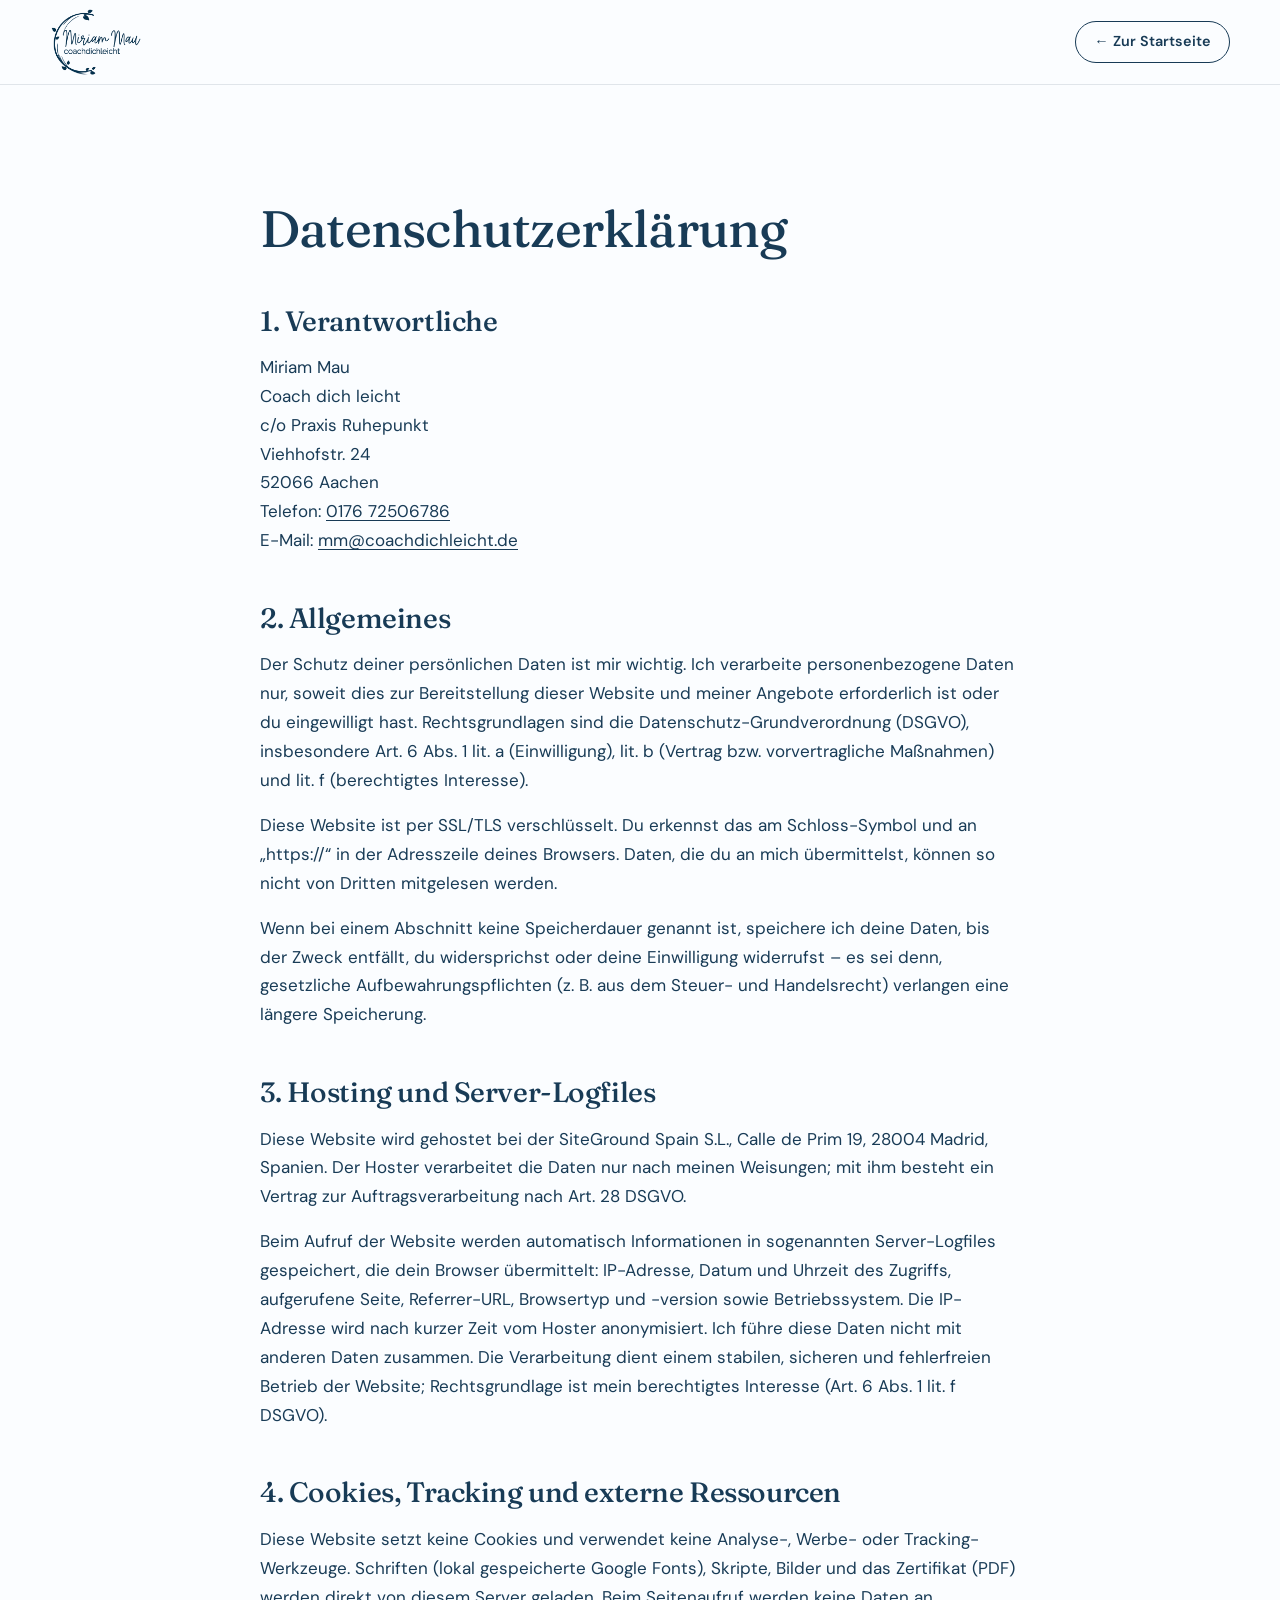
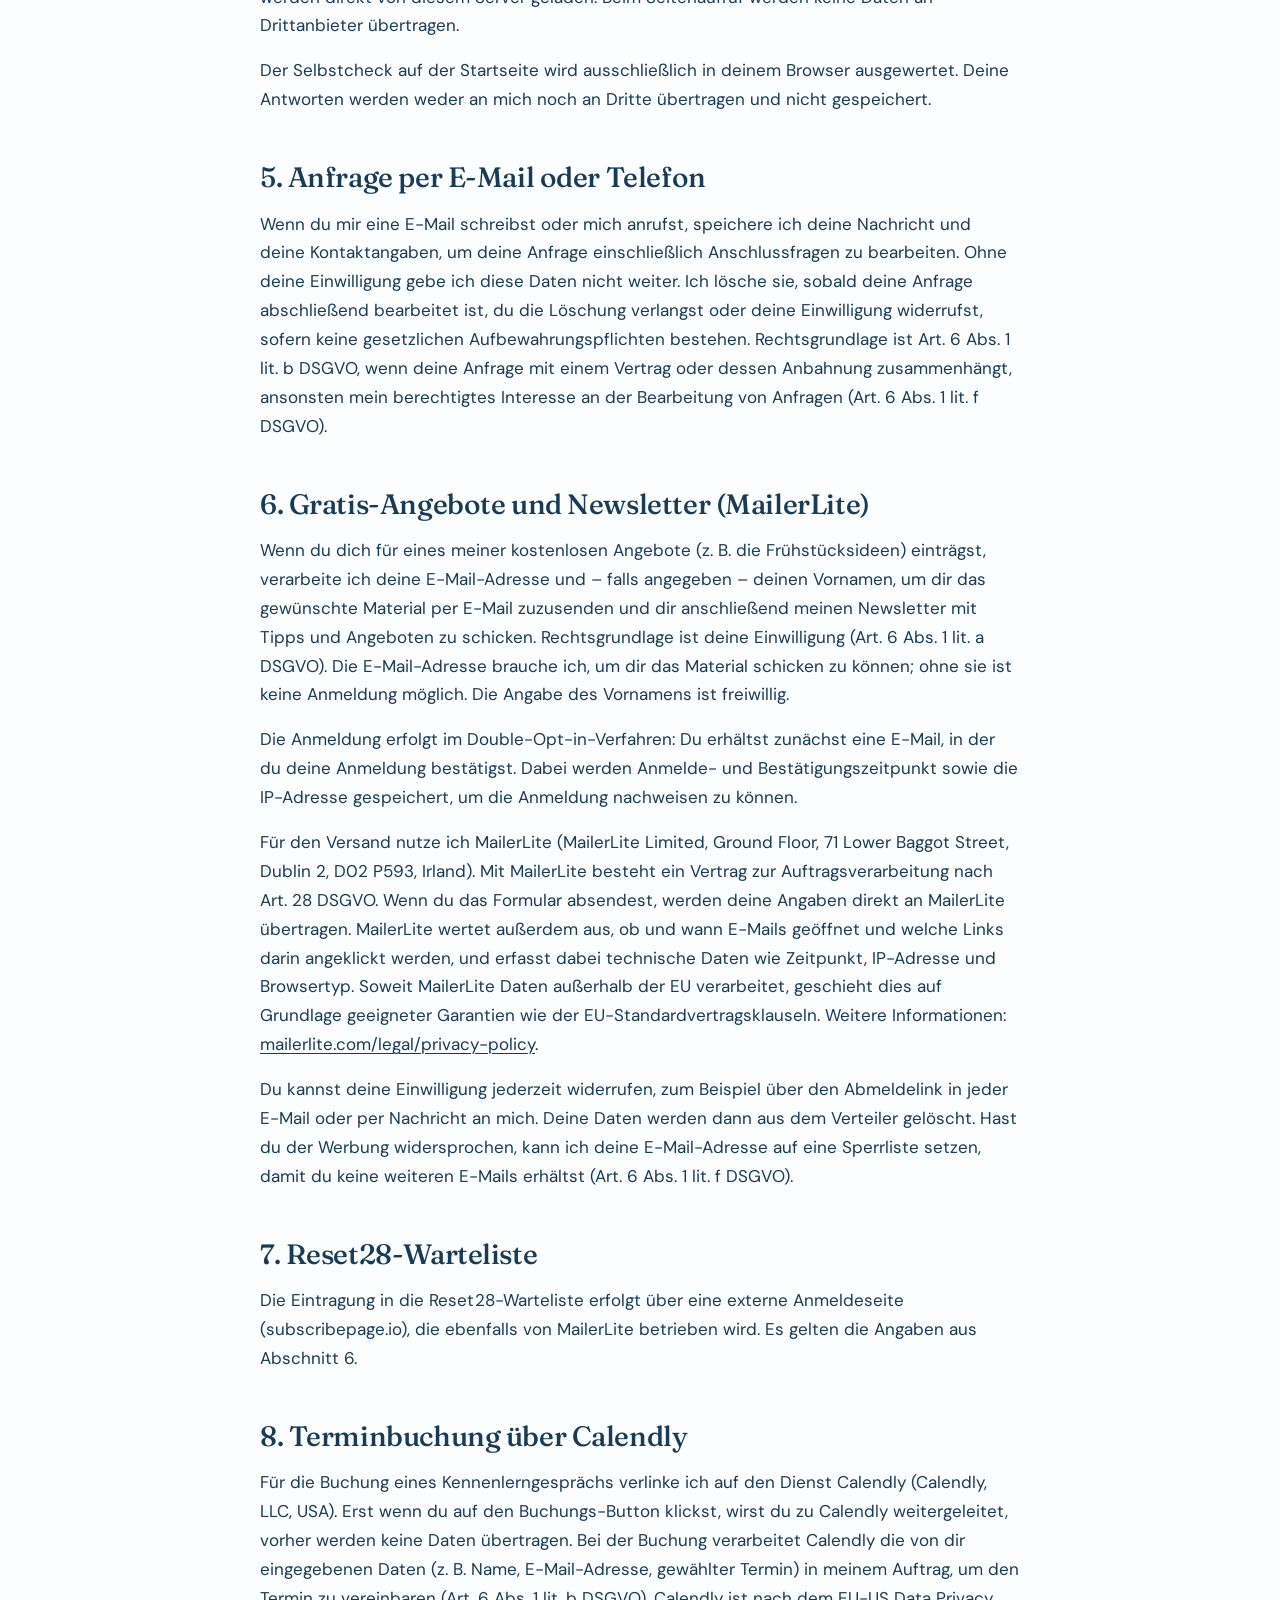
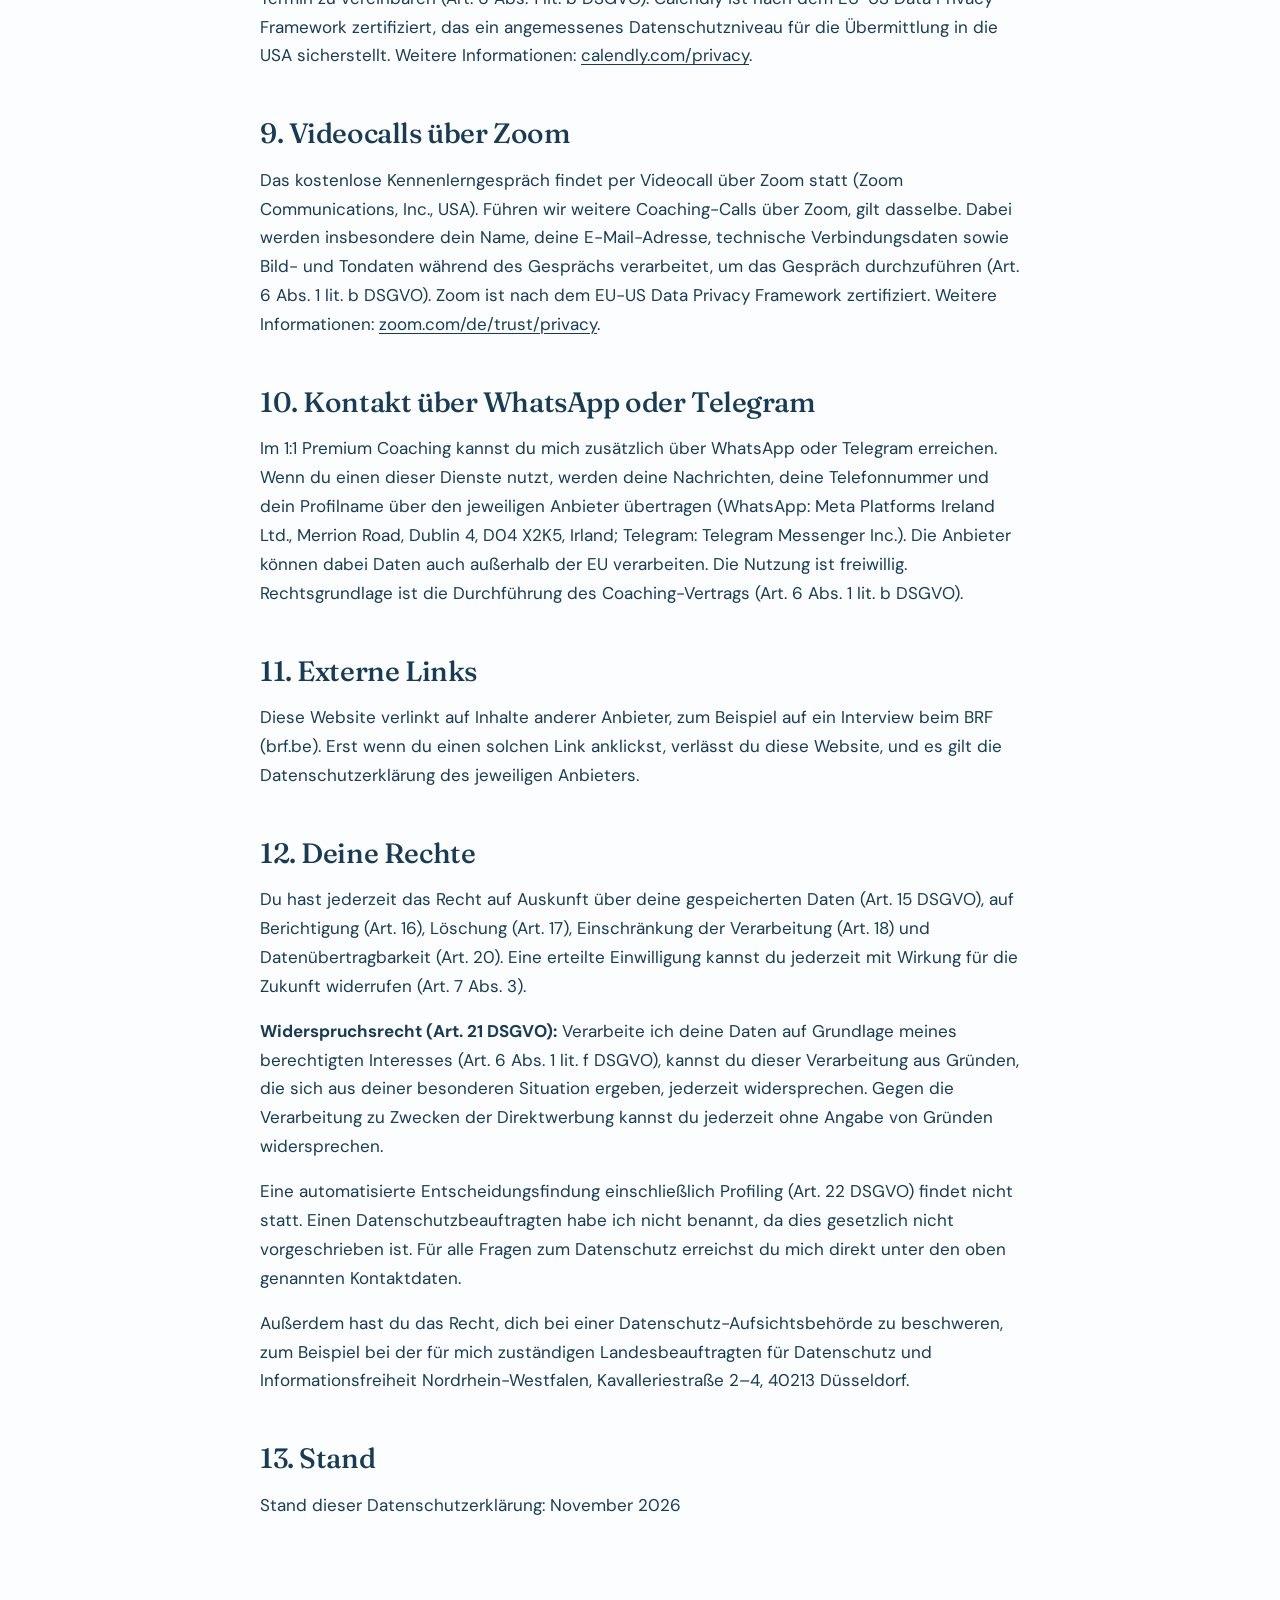
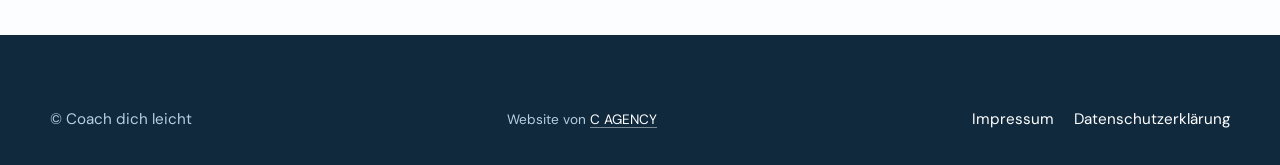
<file: datenschutz.html>
<!DOCTYPE html>
<html lang="de">
<head>
  <meta charset="UTF-8">
  <meta name="viewport" content="width=device-width, initial-scale=1.0">
  <meta name="theme-color" content="#183B56">
  <meta name="robots" content="noindex, follow">
  <title>Datenschutzerklärung | Coach dich leicht</title>

  <link rel="icon" href="favicon.ico" sizes="any">
  <link rel="stylesheet" href="style.css">
</head>
<body>
  <a class="skip-link" href="#main-content">Zum Inhalt springen</a>

  <header class="site-header">
    <div class="nav-container">
      <a class="brand-link" href="index.html" aria-label="Coach dich leicht – zur Startseite">
        <img class="brand-logo" src="bilder/logo-700.webp" alt="" width="700" height="521">
      </a>
      <a class="button button-secondary button-small" href="index.html">← Zur Startseite</a>
    </div>
  </header>

  <main id="main-content" tabindex="-1">
    <section class="section">
      <div class="page-container legal-page">
        <h1>Datenschutzerklärung</h1>

        <h2>1. Verantwortliche</h2>
        <p>
          Miriam Mau<br>
          Coach dich leicht<br>
          c/o Praxis Ruhepunkt<br>
          Viehhofstr. 24<br>
          52066 Aachen<br>
          Telefon: <a href="tel:+4917672506786">0176 72506786</a><br>
          E-Mail: <a href="mailto:mm@coachdichleicht.de">mm@coachdichleicht.de</a>
        </p>

        <h2>2. Allgemeines</h2>
        <p>Der Schutz deiner persönlichen Daten ist mir wichtig. Ich verarbeite personenbezogene Daten nur, soweit dies zur Bereitstellung dieser Website und meiner Angebote erforderlich ist oder du eingewilligt hast. Rechtsgrundlagen sind die Datenschutz-Grundverordnung (DSGVO), insbesondere Art. 6 Abs. 1 lit. a (Einwilligung), lit. b (Vertrag bzw. vorvertragliche Maßnahmen) und lit. f (berechtigtes Interesse).</p>
        <p>Diese Website ist per SSL/TLS verschlüsselt. Du erkennst das am Schloss-Symbol und an „https://“ in der Adresszeile deines Browsers. Daten, die du an mich übermittelst, können so nicht von Dritten mitgelesen werden.</p>
        <p>Wenn bei einem Abschnitt keine Speicherdauer genannt ist, speichere ich deine Daten, bis der Zweck entfällt, du widersprichst oder deine Einwilligung widerrufst – es sei denn, gesetzliche Aufbewahrungspflichten (z. B. aus dem Steuer- und Handelsrecht) verlangen eine längere Speicherung.</p>

        <h2>3. Hosting und Server-Logfiles</h2>
        <p>Diese Website wird gehostet bei der SiteGround Spain S.L., Calle de Prim 19, 28004 Madrid, Spanien. Der Hoster verarbeitet die Daten nur nach meinen Weisungen; mit ihm besteht ein Vertrag zur Auftragsverarbeitung nach Art. 28 DSGVO.</p>
        <p>Beim Aufruf der Website werden automatisch Informationen in sogenannten Server-Logfiles gespeichert, die dein Browser übermittelt: IP-Adresse, Datum und Uhrzeit des Zugriffs, aufgerufene Seite, Referrer-URL, Browsertyp und -version sowie Betriebssystem. Die IP-Adresse wird nach kurzer Zeit vom Hoster anonymisiert. Ich führe diese Daten nicht mit anderen Daten zusammen. Die Verarbeitung dient einem stabilen, sicheren und fehlerfreien Betrieb der Website; Rechtsgrundlage ist mein berechtigtes Interesse (Art. 6 Abs. 1 lit. f DSGVO).</p>

        <h2>4. Cookies, Tracking und externe Ressourcen</h2>
        <p>Diese Website setzt keine Cookies und verwendet keine Analyse-, Werbe- oder Tracking-Werkzeuge. Schriften (lokal gespeicherte Google Fonts), Skripte, Bilder und das Zertifikat (PDF) werden direkt von diesem Server geladen. Beim Seitenaufruf werden keine Daten an Drittanbieter übertragen.</p>
        <p>Der Selbstcheck auf der Startseite wird ausschließlich in deinem Browser ausgewertet. Deine Antworten werden weder an mich noch an Dritte übertragen und nicht gespeichert.</p>

        <h2>5. Anfrage per E-Mail oder Telefon</h2>
        <p>Wenn du mir eine E-Mail schreibst oder mich anrufst, speichere ich deine Nachricht und deine Kontaktangaben, um deine Anfrage einschließlich Anschlussfragen zu bearbeiten. Ohne deine Einwilligung gebe ich diese Daten nicht weiter. Ich lösche sie, sobald deine Anfrage abschließend bearbeitet ist, du die Löschung verlangst oder deine Einwilligung widerrufst, sofern keine gesetzlichen Aufbewahrungspflichten bestehen. Rechtsgrundlage ist Art. 6 Abs. 1 lit. b DSGVO, wenn deine Anfrage mit einem Vertrag oder dessen Anbahnung zusammenhängt, ansonsten mein berechtigtes Interesse an der Bearbeitung von Anfragen (Art. 6 Abs. 1 lit. f DSGVO).</p>

        <h2>6. Gratis-Angebote und Newsletter (MailerLite)</h2>
        <p>Wenn du dich für eines meiner kostenlosen Angebote (z. B. die Frühstücksideen) einträgst, verarbeite ich deine E-Mail-Adresse und – falls angegeben – deinen Vornamen, um dir das gewünschte Material per E-Mail zuzusenden und dir anschließend meinen Newsletter mit Tipps und Angeboten zu schicken. Rechtsgrundlage ist deine Einwilligung (Art. 6 Abs. 1 lit. a DSGVO). Die E-Mail-Adresse brauche ich, um dir das Material schicken zu können; ohne sie ist keine Anmeldung möglich. Die Angabe des Vornamens ist freiwillig.</p>
        <p>Die Anmeldung erfolgt im Double-Opt-in-Verfahren: Du erhältst zunächst eine E-Mail, in der du deine Anmeldung bestätigst. Dabei werden Anmelde- und Bestätigungszeitpunkt sowie die IP-Adresse gespeichert, um die Anmeldung nachweisen zu können.</p>
        <p>Für den Versand nutze ich MailerLite (MailerLite Limited, Ground Floor, 71 Lower Baggot Street, Dublin 2, D02 P593, Irland). Mit MailerLite besteht ein Vertrag zur Auftragsverarbeitung nach Art. 28 DSGVO. Wenn du das Formular absendest, werden deine Angaben direkt an MailerLite übertragen. MailerLite wertet außerdem aus, ob und wann E-Mails geöffnet und welche Links darin angeklickt werden, und erfasst dabei technische Daten wie Zeitpunkt, IP-Adresse und Browsertyp. Soweit MailerLite Daten außerhalb der EU verarbeitet, geschieht dies auf Grundlage geeigneter Garantien wie der EU-Standardvertragsklauseln. Weitere Informationen: <a href="https://www.mailerlite.com/legal/privacy-policy" target="_blank" rel="noopener noreferrer">mailerlite.com/legal/privacy-policy</a>.</p>
        <p>Du kannst deine Einwilligung jederzeit widerrufen, zum Beispiel über den Abmeldelink in jeder E-Mail oder per Nachricht an mich. Deine Daten werden dann aus dem Verteiler gelöscht. Hast du der Werbung widersprochen, kann ich deine E-Mail-Adresse auf eine Sperrliste setzen, damit du keine weiteren E-Mails erhältst (Art. 6 Abs. 1 lit. f DSGVO).</p>

        <h2>7. Reset28-Warteliste</h2>
        <p>Die Eintragung in die Reset28-Warteliste erfolgt über eine externe Anmeldeseite (subscribepage.io), die ebenfalls von MailerLite betrieben wird. Es gelten die Angaben aus Abschnitt 6.</p>

        <h2>8. Terminbuchung über Calendly</h2>
        <p>Für die Buchung eines Kennenlerngesprächs verlinke ich auf den Dienst Calendly (Calendly, LLC, USA). Erst wenn du auf den Buchungs-Button klickst, wirst du zu Calendly weitergeleitet, vorher werden keine Daten übertragen. Bei der Buchung verarbeitet Calendly die von dir eingegebenen Daten (z. B. Name, E-Mail-Adresse, gewählter Termin) in meinem Auftrag, um den Termin zu vereinbaren (Art. 6 Abs. 1 lit. b DSGVO). Calendly ist nach dem EU-US Data Privacy Framework zertifiziert, das ein angemessenes Datenschutzniveau für die Übermittlung in die USA sicherstellt. Weitere Informationen: <a href="https://calendly.com/privacy" target="_blank" rel="noopener noreferrer">calendly.com/privacy</a>.</p>

        <h2>9. Videocalls über Zoom</h2>
        <p>Das kostenlose Kennenlerngespräch findet per Videocall über Zoom statt (Zoom Communications, Inc., USA). Führen wir weitere Coaching-Calls über Zoom, gilt dasselbe. Dabei werden insbesondere dein Name, deine E-Mail-Adresse, technische Verbindungsdaten sowie Bild- und Tondaten während des Gesprächs verarbeitet, um das Gespräch durchzuführen (Art. 6 Abs. 1 lit. b DSGVO). Zoom ist nach dem EU-US Data Privacy Framework zertifiziert. Weitere Informationen: <a href="https://www.zoom.com/de/trust/privacy/" target="_blank" rel="noopener noreferrer">zoom.com/de/trust/privacy</a>.</p>

        <h2>10. Kontakt über WhatsApp oder Telegram</h2>
        <p>Im 1:1 Premium Coaching kannst du mich zusätzlich über WhatsApp oder Telegram erreichen. Wenn du einen dieser Dienste nutzt, werden deine Nachrichten, deine Telefonnummer und dein Profilname über den jeweiligen Anbieter übertragen (WhatsApp: Meta Platforms Ireland Ltd., Merrion Road, Dublin 4, D04 X2K5, Irland; Telegram: Telegram Messenger Inc.). Die Anbieter können dabei Daten auch außerhalb der EU verarbeiten. Die Nutzung ist freiwillig. Rechtsgrundlage ist die Durchführung des Coaching-Vertrags (Art. 6 Abs. 1 lit. b DSGVO).</p>

        <h2>11. Externe Links</h2>
        <p>Diese Website verlinkt auf Inhalte anderer Anbieter, zum Beispiel auf ein Interview beim BRF (brf.be). Erst wenn du einen solchen Link anklickst, verlässt du diese Website, und es gilt die Datenschutzerklärung des jeweiligen Anbieters.</p>

        <h2>12. Deine Rechte</h2>
        <p>Du hast jederzeit das Recht auf Auskunft über deine gespeicherten Daten (Art. 15 DSGVO), auf Berichtigung (Art. 16), Löschung (Art. 17), Einschränkung der Verarbeitung (Art. 18) und Datenübertragbarkeit (Art. 20). Eine erteilte Einwilligung kannst du jederzeit mit Wirkung für die Zukunft widerrufen (Art. 7 Abs. 3).</p>
        <p><strong>Widerspruchsrecht (Art. 21 DSGVO):</strong> Verarbeite ich deine Daten auf Grundlage meines berechtigten Interesses (Art. 6 Abs. 1 lit. f DSGVO), kannst du dieser Verarbeitung aus Gründen, die sich aus deiner besonderen Situation ergeben, jederzeit widersprechen. Gegen die Verarbeitung zu Zwecken der Direktwerbung kannst du jederzeit ohne Angabe von Gründen widersprechen.</p>
        <p>Eine automatisierte Entscheidungsfindung einschließlich Profiling (Art. 22 DSGVO) findet nicht statt. Einen Datenschutzbeauftragten habe ich nicht benannt, da dies gesetzlich nicht vorgeschrieben ist. Für alle Fragen zum Datenschutz erreichst du mich direkt unter den oben genannten Kontaktdaten.</p>
        <p>Außerdem hast du das Recht, dich bei einer Datenschutz-Aufsichtsbehörde zu beschweren, zum Beispiel bei der für mich zuständigen Landesbeauftragten für Datenschutz und Informationsfreiheit Nordrhein-Westfalen, Kavalleriestraße 2–4, 40213 Düsseldorf.</p>

        <h2>13. Stand</h2>
        <p>Stand dieser Datenschutzerklärung: November 2026</p>
      </div>
    </section>
  </main>

  <footer class="site-footer">
    <div class="page-container footer-inner footer-inner-simple">
      <p>&copy; Coach dich leicht</p>
      <p class="footer-credit">Website von <a href="https://c-agency.cc/" rel="noopener" target="_blank">C AGENCY</a></p>
      <nav aria-label="Rechtliche Navigation" class="footer-legal">
        <a href="impressum.html">Impressum</a>
        <a href="datenschutz.html" aria-current="page">Datenschutzerklärung</a>
      </nav>
    </div>
  </footer>
</body>
</html>
</file>
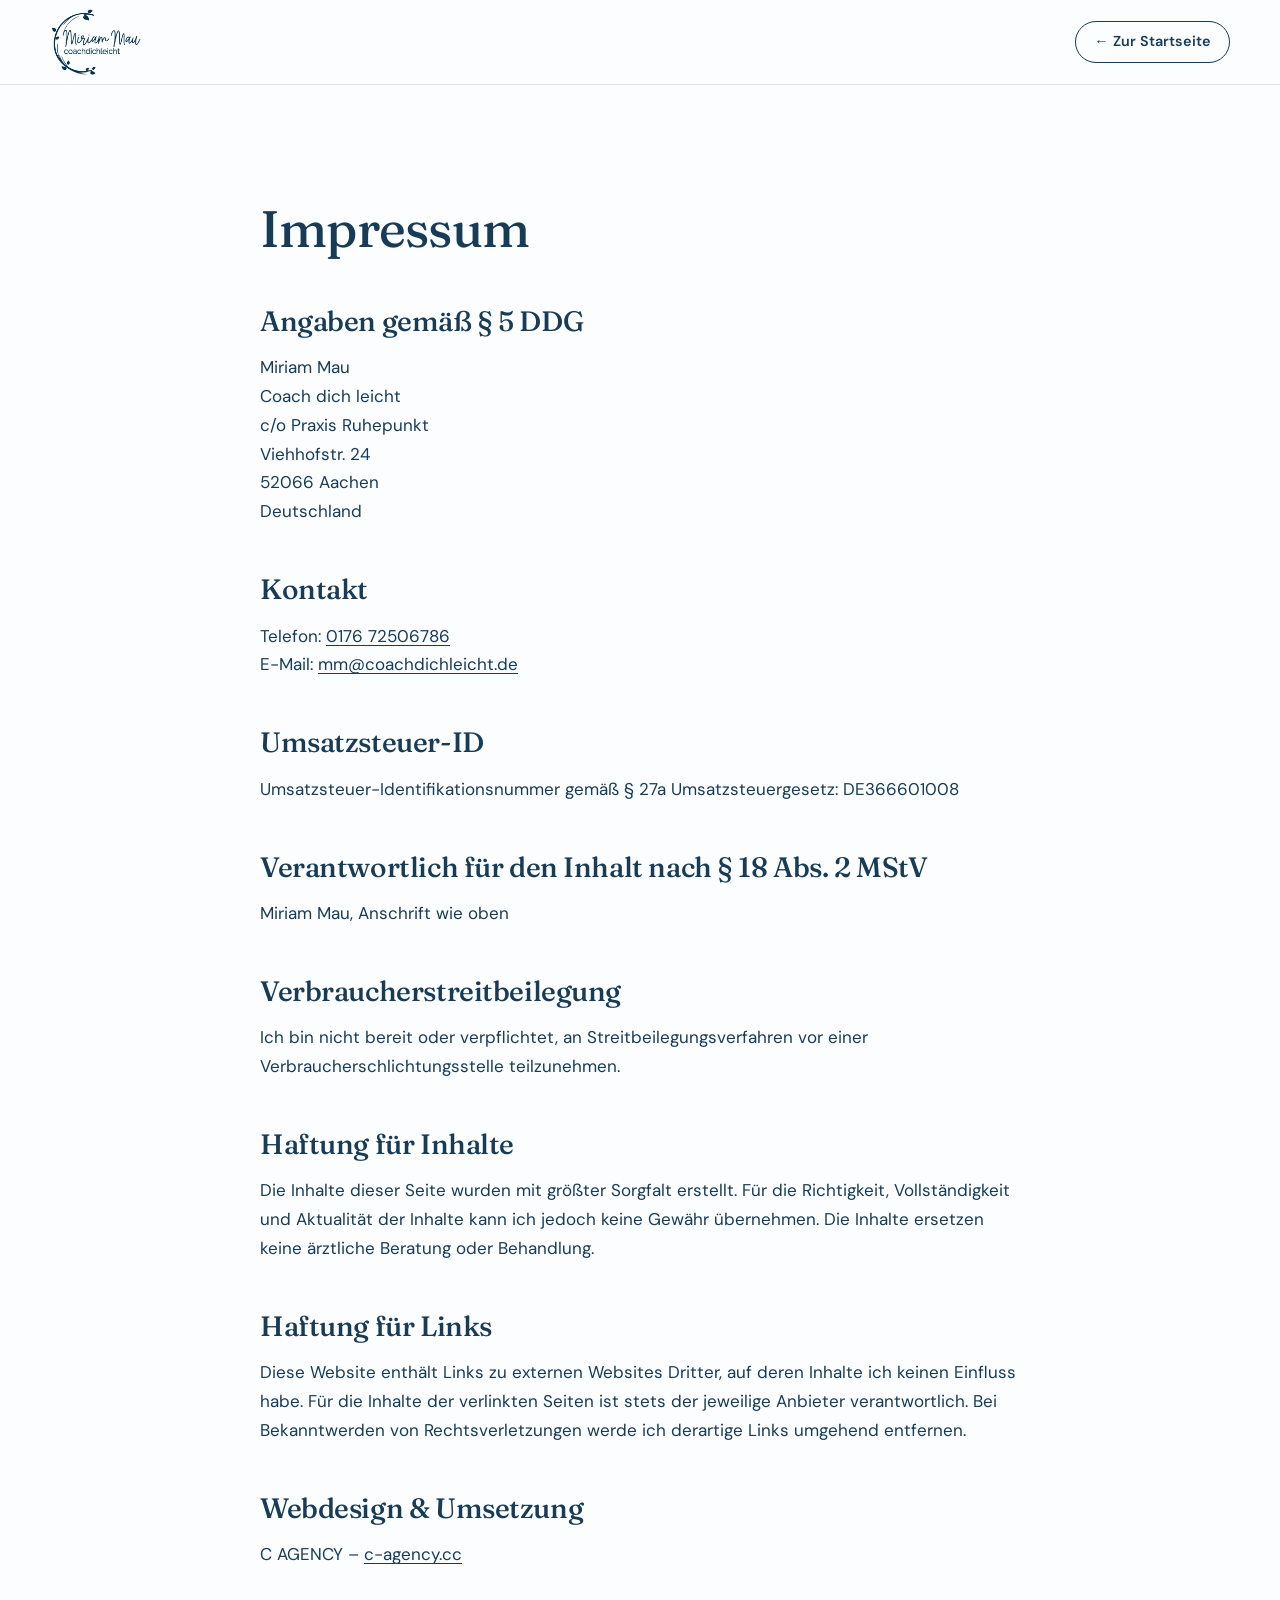
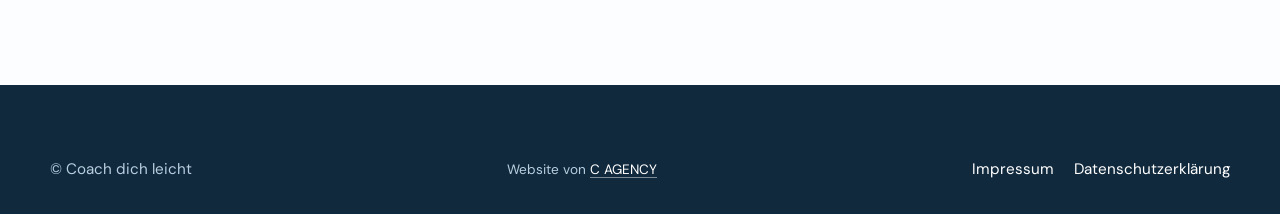
<file: impressum.html>
<!DOCTYPE html>
<html lang="de">
<head>
  <meta charset="UTF-8">
  <meta name="viewport" content="width=device-width, initial-scale=1.0">
  <meta name="theme-color" content="#183B56">
  <meta name="robots" content="noindex, follow">
  <title>Impressum | Coach dich leicht</title>

  <link rel="icon" href="favicon.ico" sizes="any">
  <link rel="stylesheet" href="style.css">
</head>
<body>
  <a class="skip-link" href="#main-content">Zum Inhalt springen</a>

  <header class="site-header">
    <div class="nav-container">
      <a class="brand-link" href="index.html" aria-label="Coach dich leicht – zur Startseite">
        <img class="brand-logo" src="bilder/logo-700.webp" alt="" width="700" height="521">
      </a>
      <a class="button button-secondary button-small" href="index.html">← Zur Startseite</a>
    </div>
  </header>

  <main id="main-content" tabindex="-1">
    <section class="section">
      <div class="page-container legal-page">
        <h1>Impressum</h1>

        <h2>Angaben gemäß § 5 DDG</h2>
        <p>
          Miriam Mau<br>
          Coach dich leicht<br>
          c/o Praxis Ruhepunkt<br>
          Viehhofstr. 24<br>
          52066 Aachen<br>
          Deutschland
        </p>

        <h2>Kontakt</h2>
        <p>
          Telefon: <a href="tel:+4917672506786">0176 72506786</a><br>
          E-Mail: <a href="mailto:mm@coachdichleicht.de">mm@coachdichleicht.de</a>
        </p>

        <h2>Umsatzsteuer-ID</h2>
        <p>Umsatzsteuer-Identifikationsnummer gemäß § 27a Umsatzsteuergesetz: DE366601008</p>

        <h2>Verantwortlich für den Inhalt nach § 18 Abs. 2 MStV</h2>
        <p>Miriam Mau, Anschrift wie oben</p>

        <h2>Verbraucherstreitbeilegung</h2>
        <p>Ich bin nicht bereit oder verpflichtet, an Streitbeilegungsverfahren vor einer Verbraucherschlichtungsstelle teilzunehmen.</p>

        <h2>Haftung für Inhalte</h2>
        <p>Die Inhalte dieser Seite wurden mit größter Sorgfalt erstellt. Für die Richtigkeit, Vollständigkeit und Aktualität der Inhalte kann ich jedoch keine Gewähr übernehmen. Die Inhalte ersetzen keine ärztliche Beratung oder Behandlung.</p>

        <h2>Haftung für Links</h2>
        <p>Diese Website enthält Links zu externen Websites Dritter, auf deren Inhalte ich keinen Einfluss habe. Für die Inhalte der verlinkten Seiten ist stets der jeweilige Anbieter verantwortlich. Bei Bekanntwerden von Rechtsverletzungen werde ich derartige Links umgehend entfernen.</p>

        <h2>Webdesign &amp; Umsetzung</h2>
        <p>C AGENCY – <a href="https://c-agency.cc/" rel="noopener" target="_blank">c-agency.cc</a></p>
      </div>
    </section>
  </main>

  <footer class="site-footer">
    <div class="page-container footer-inner footer-inner-simple">
      <p>&copy; Coach dich leicht</p>
      <p class="footer-credit">Website von <a href="https://c-agency.cc/" rel="noopener" target="_blank">C AGENCY</a></p>
      <nav aria-label="Rechtliche Navigation" class="footer-legal">
        <a href="impressum.html" aria-current="page">Impressum</a>
        <a href="datenschutz.html">Datenschutzerklärung</a>
      </nav>
    </div>
  </footer>
</body>
</html>
</file>
<file: style.css>
/* =========================================================
   COACH DICH LEICHT – STYLE.CSS
   Calm editorial layout: generous white space, navy as the brand
   colour, sky as the surface, sunny yellow reserved for primary actions.
   ========================================================= */

@font-face {
  font-family: "Fraunces";
  src: url("fonts/fraunces.woff2") format("woff2");
  font-weight: 300 900;
  font-style: normal;
  font-display: swap;
}

@font-face {
  font-family: "Fraunces";
  src: url("fonts/fraunces-italic.woff2") format("woff2");
  font-weight: 300 900;
  font-style: italic;
  font-display: swap;
}

@font-face {
  font-family: "DM Sans";
  src: url("fonts/dm-sans.woff2") format("woff2");
  font-weight: 100 1000;
  font-style: normal;
  font-display: swap;
}

:root {
  /* Colour */
  --navy: #183b56;
  --navy-deep: #10293d;
  --sky: #eaf4fb;
  --sky-strong: #d4e9f7;
  --paper: #fbfdff;
  --white: #ffffff;
  --sun: #ffce1b;
  --sun-deep: #f2bd00;
  --ink: #183b56;
  --muted: #55697b;
  --line: rgba(24, 59, 86, 0.12);
  --on-dark: #ffffff;
  --on-dark-muted: #b9cfe0;
  --error: #a32121;
  --success: #216e39;

  /* Type */
  --font-display: "Fraunces", Georgia, "Times New Roman", serif;
  --font-body: "DM Sans", "Helvetica Neue", Arial, sans-serif;

  /* Shape & depth */
  --radius: 22px;
  --radius-small: 12px;
  --shadow: 0 18px 50px rgba(16, 41, 61, 0.09);
  --shadow-lift: 0 26px 60px rgba(16, 41, 61, 0.14);

  /* Layout */
  --container: 1180px;
  --header-height: 76px;
  --section-space: clamp(4.5rem, 9vw, 8.5rem);
}

/* ---------- Base ---------- */
*,
*::before,
*::after {
  box-sizing: border-box;
}

html {
  scroll-behavior: smooth;
  scroll-padding-top: var(--header-height);
}

body {
  margin: 0;
  overflow-x: hidden;
  color: var(--ink);
  background: var(--paper);
  font-family: var(--font-body);
  font-size: 1.0625rem;
  line-height: 1.7;
  -webkit-font-smoothing: antialiased;
}

img {
  display: block;
  max-width: 100%;
  height: auto;
}

a {
  color: inherit;
  text-decoration-thickness: 0.08em;
  text-underline-offset: 0.2em;
}

button,
input {
  font: inherit;
}

h1,
h2,
h3,
h4 {
  margin: 0;
  color: var(--navy);
  font-family: var(--font-display);
  font-optical-sizing: auto;
  font-weight: 500;
  line-height: 1.12;
  letter-spacing: -0.015em;
  text-wrap: balance;
}

h1 {
  font-size: clamp(2.5rem, 5.6vw, 4.6rem);
  font-weight: 450;
}

h2 {
  font-size: clamp(2.1rem, 4.2vw, 3.4rem);
}

h3 {
  font-size: clamp(1.4rem, 2.4vw, 1.9rem);
}

h4 {
  font-size: 1.2rem;
}

h1 em,
h2 em {
  font-style: italic;
  font-weight: 400;
}

p {
  margin: 0;
}

article,
.offer-card {
  scroll-margin-top: 18px;
}

.page-container {
  width: min(calc(100% - 2.5rem), var(--container));
  margin-inline: auto;
}

.section {
  padding-block: var(--section-space);
}

.eyebrow,
.label {
  display: block;
  margin-bottom: 0.9rem;
  color: var(--muted);
  font-family: var(--font-body);
  font-size: 0.78rem;
  font-weight: 600;
  letter-spacing: 0.14em;
  line-height: 1.4;
  text-transform: uppercase;
}

.label {
  margin-bottom: 0.6rem;
}

.section-heading {
  display: grid;
  gap: 0;
  max-width: 720px;
  margin-bottom: clamp(2.5rem, 5vw, 4rem);
}

.section-heading-centered {
  margin-inline: auto;
  text-align: center;
}

.section-lead {
  max-width: 620px;
  margin-top: 1.25rem;
  color: var(--muted);
  font-size: clamp(1.05rem, 1.6vw, 1.2rem);
}

.section-heading-centered .section-lead {
  margin-inline: auto;
}

.skip-link {
  position: fixed;
  z-index: 9999;
  top: 0.5rem;
  left: 0.5rem;
  padding: 0.7rem 1rem;
  border-radius: var(--radius-small);
  color: var(--white);
  background: var(--navy);
  transform: translateY(-150%);
}

.skip-link:focus {
  transform: translateY(0);
}

:focus-visible {
  outline: 3px solid var(--sun);
  outline-offset: 3px;
}

main:focus {
  outline: none;
}

/* ---------- Buttons & links ---------- */
.button {
  display: inline-flex;
  align-items: center;
  justify-content: center;
  gap: 0.5rem;
  min-height: 50px;
  padding: 0.8rem 1.6rem;
  border: 1.5px solid transparent;
  border-radius: 999px;
  font-family: var(--font-body);
  font-size: 0.98rem;
  font-weight: 600;
  line-height: 1.2;
  text-align: center;
  text-decoration: none;
  cursor: pointer;
  transition: background-color 250ms ease, border-color 250ms ease, color 250ms ease, transform 250ms ease, box-shadow 250ms ease;
}

.button:hover {
  transform: translateY(-2px);
}

.button-primary {
  color: var(--navy-deep);
  background: var(--sun);
  box-shadow: 0 10px 24px rgba(242, 189, 0, 0.28);
}

.button-primary:hover {
  background: var(--sun-deep);
  box-shadow: 0 14px 30px rgba(242, 189, 0, 0.34);
}

.button-secondary {
  border-color: var(--navy);
  color: var(--navy);
  background: transparent;
}

.button-secondary:hover {
  color: var(--white);
  background: var(--navy);
}

.button-secondary-light {
  border-color: rgba(255, 255, 255, 0.7);
  color: var(--white);
  background: transparent;
}

.button-secondary-light:hover {
  color: var(--navy);
  background: var(--white);
}

.button-dark {
  color: var(--white);
  background: var(--navy);
}

.button-dark:hover {
  background: var(--navy-deep);
}

.button-small {
  min-height: 42px;
  padding: 0.55rem 1.15rem;
  font-size: 0.9rem;
}

.button-large {
  min-height: 58px;
  padding: 1rem 2.1rem;
  font-size: 1.05rem;
}

.button:disabled {
  cursor: wait;
  opacity: 0.6;
  transform: none;
}

.text-link {
  display: inline-flex;
  align-items: center;
  gap: 0.4rem;
  color: var(--navy);
  font-weight: 600;
  text-decoration: underline;
  text-decoration-color: var(--sun);
  text-decoration-thickness: 2px;
}

.text-link::after {
  content: "→";
  transition: transform 250ms ease;
}

/* ---------- Header ---------- */
.site-header {
  position: sticky;
  z-index: 1000;
  top: 0;
  border-bottom: 1px solid var(--line);
  background: var(--paper);
}

.nav-container {
  position: relative;
  display: flex;
  align-items: center;
  justify-content: space-between;
  gap: 1rem;
  width: min(calc(100% - 2.5rem), var(--container));
  min-height: var(--header-height);
  margin-inline: auto;
}

.brand-link {
  display: inline-flex;
  align-items: center;
  gap: 0.75rem;
  color: var(--navy);
  font-size: 0.85rem;
  font-weight: 600;
  letter-spacing: 0.06em;
  text-decoration: none;
  text-transform: uppercase;
}

.brand-logo {
  width: auto;
  height: 54px;
}

.brand-name {
  position: absolute;
  width: 1px;
  height: 1px;
  overflow: hidden;
  clip: rect(0 0 0 0);
  white-space: nowrap;
}

.menu-toggle {
  display: grid;
  gap: 5px;
  width: 46px;
  height: 46px;
  padding: 12px 11px;
  border: 1px solid var(--line);
  border-radius: 50%;
  color: var(--navy);
  background: var(--white);
  cursor: pointer;
}

.menu-toggle span {
  display: block;
  width: 100%;
  height: 2px;
  margin-block: auto;
  border-radius: 999px;
  background: currentColor;
  transition: transform 220ms ease, opacity 220ms ease;
}

.menu-toggle[aria-expanded="true"] span:nth-child(1) {
  transform: translateY(6px) rotate(45deg);
}

.menu-toggle[aria-expanded="true"] span:nth-child(2) {
  opacity: 0;
}

.menu-toggle[aria-expanded="true"] span:nth-child(3) {
  transform: translateY(-6px) rotate(-45deg);
}

.primary-navigation {
  position: absolute;
  top: calc(100% + 1px);
  right: -1.25rem;
  left: -1.25rem;
  display: none;
  padding: 1rem 1.25rem 1.5rem;
  border-bottom: 1px solid var(--line);
  background: var(--paper);
  box-shadow: var(--shadow);
}

.primary-navigation.is-open {
  display: block;
}

.nav-list,
.nav-submenu {
  margin: 0;
  padding: 0;
  list-style: none;
}

.nav-list a:not(.button) {
  display: block;
  padding: 0.7rem 0.25rem;
  color: var(--navy);
  font-size: 1rem;
  font-weight: 500;
  text-decoration: none;
}

.nav-list a:not(.button):hover {
  text-decoration: underline;
  text-decoration-color: var(--sun);
  text-decoration-thickness: 2px;
}

.nav-submenu {
  padding-left: 1rem;
  border-left: 2px solid var(--sky-strong);
}

.nav-submenu a:not(.button) {
  font-size: 0.95rem;
}

.nav-cta-item {
  margin-top: 0.75rem;
}

/* ---------- Hero ---------- */
.hero {
  position: relative;
  overflow: hidden;
  background:
    radial-gradient(60% 70% at 85% 35%, var(--sky-strong) 0%, transparent 70%),
    var(--paper);
}

.hero-inner {
  display: grid;
  gap: clamp(2.5rem, 5vw, 4rem);
  align-items: center;
  padding-block: clamp(3rem, 7vw, 6rem) clamp(4rem, 8vw, 7rem);
}

.hero-text {
  display: grid;
  gap: 1.5rem;
  min-width: 0;
}

.hero-text .eyebrow {
  margin: 0;
}

.hero-text h1 em {
  color: var(--navy);
  background: linear-gradient(transparent 68%, rgba(255, 206, 27, 0.55) 68%, rgba(255, 206, 27, 0.55) 92%, transparent 92%);
}

.hero-subline {
  max-width: 560px;
  color: var(--muted);
  font-size: clamp(1.08rem, 1.6vw, 1.25rem);
}

.hero-buttons {
  display: flex;
  flex-wrap: wrap;
  gap: 0.85rem;
}

.hero-facts {
  display: flex;
  flex-wrap: wrap;
  gap: 0.75rem 2rem;
  margin: 0.5rem 0 0;
  padding: 1.5rem 0 0;
  border-top: 1px solid var(--line);
  color: var(--muted);
  font-size: 0.92rem;
  line-height: 1.4;
  list-style: none;
}

.hero-facts strong {
  display: block;
  color: var(--navy);
  font-family: var(--font-display);
  font-size: 1.15rem;
  font-weight: 500;
}

.hero-portrait {
  position: relative;
  justify-self: center;
  width: min(100%, 440px);
  margin: 0;
}

.hero-portrait img {
  width: 100%;
  aspect-ratio: 4 / 5;
  border-radius: 999px 999px var(--radius) var(--radius);
  object-fit: cover;
  object-position: center 20%;
  box-shadow: var(--shadow-lift);
}

.hero-badge {
  position: absolute;
  bottom: 1.5rem;
  left: -1rem;
  display: inline-flex;
  align-items: center;
  gap: 0.6rem;
  padding: 0.75rem 1.1rem;
  border-radius: 999px;
  color: var(--navy);
  background: var(--white);
  box-shadow: var(--shadow);
  font-size: 0.9rem;
  font-weight: 600;
}

.hero-badge::before {
  width: 10px;
  height: 10px;
  border-radius: 50%;
  background: #3fae6a;
  box-shadow: 0 0 0 4px rgba(63, 174, 106, 0.18);
  content: "";
}

/* ---------- Self-check quiz ---------- */
.quiz-section {
  background: var(--sky);
}

.quiz-section .section-heading {
  margin-inline: auto;
  text-align: center;
}

.quiz-section .section-lead {
  margin-inline: auto;
}

.faq-quiz {
  width: min(100%, 820px);
  margin: 0 auto;
}

.faq-quiz-progress {
  height: 6px;
  overflow: hidden;
  margin-bottom: 1.25rem;
  border-radius: 999px;
  background: rgba(24, 59, 86, 0.1);
}

.faq-progress-bar {
  display: block;
  width: 0;
  height: 100%;
  border-radius: inherit;
  background: var(--navy);
  transition: width 600ms cubic-bezier(0.22, 1, 0.36, 1);
}

.faq-quiz-slides,
.faq-quiz-slide {
  min-height: 400px;
}

.faq-quiz-slide {
  display: grid;
  align-content: center;
  justify-items: center;
  gap: 1.5rem;
  padding: clamp(1.75rem, 5vw, 3.5rem);
  border-radius: var(--radius);
  background: var(--white);
  box-shadow: var(--shadow);
  text-align: center;
}

.faq-quiz-slide[hidden] {
  display: none !important;
}

.faq-number {
  color: var(--muted);
  font-size: 0.85rem;
  font-weight: 600;
  letter-spacing: 0.1em;
  text-transform: uppercase;
}

.faq-quiz-slide h3 {
  max-width: 640px;
  font-size: clamp(1.45rem, 3vw, 2.1rem);
}

.faq-actions {
  display: flex;
  flex-wrap: wrap;
  justify-content: center;
  gap: 0.75rem;
}

.faq-choice {
  min-width: 190px;
  padding: 0.8rem 1.4rem;
  border: 1.5px solid var(--line);
  border-radius: 999px;
  color: var(--navy);
  background: var(--paper);
  font-weight: 600;
  cursor: pointer;
  transition: border-color 200ms ease, background-color 200ms ease;
}

.faq-choice:hover {
  border-color: var(--navy);
}

.faq-choice[aria-pressed="true"] {
  border-color: var(--navy);
  color: var(--white);
  background: var(--navy);
}

.faq-response {
  max-width: 620px;
  padding: 1.1rem 1.35rem;
  border-radius: var(--radius-small);
  background: var(--sky);
  text-align: left;
}

.faq-response p {
  margin-top: 0.35rem;
}

.faq-result {
  color: var(--on-dark);
  background: var(--navy);
}

.faq-result h3,
.faq-result .eyebrow {
  color: var(--on-dark);
}

.faq-result p {
  max-width: 620px;
  color: var(--on-dark-muted);
}

.faq-result strong {
  color: var(--on-dark);
}

.faq-result-text {
  color: var(--on-dark) !important;
  font-weight: 600;
}

.faq-waitlist-buttons {
  display: flex;
  flex-wrap: wrap;
  justify-content: center;
  gap: 0.75rem;
}

.faq-restart {
  border: 0;
  color: var(--on-dark-muted);
  background: transparent;
  text-decoration: underline;
  cursor: pointer;
}

/* ---------- About ---------- */
.about-section {
  background: var(--paper);
}

.story-row {
  display: grid;
  gap: clamp(1.75rem, 4vw, 4.5rem);
  align-items: center;
  margin-bottom: clamp(3.5rem, 7vw, 6rem);
}

.story-media {
  margin: 0;
  overflow: hidden;
  border-radius: var(--radius);
}

.story-media img {
  width: 100%;
  aspect-ratio: 4 / 5;
  object-fit: cover;
}

.story-text {
  display: grid;
  gap: 1.1rem;
  max-width: 600px;
  min-width: 0;
}

.story-text h3 {
  margin-bottom: 0.25rem;
}

.story-text blockquote {
  margin: 0.25rem 0;
  padding: 0;
  color: var(--navy);
  font-family: var(--font-display);
  font-size: clamp(1.3rem, 2.4vw, 1.7rem);
  font-style: italic;
  line-height: 1.35;
}

/* Credentials: certificate + press */
.credentials {
  display: grid;
  gap: 1.25rem;
}

.credential {
  display: grid;
  grid-template-columns: 112px minmax(0, 1fr);
  gap: 1.25rem;
  align-items: center;
  padding: 1.25rem;
  border: 1px solid var(--line);
  border-radius: var(--radius);
  color: var(--ink);
  background: var(--white);
  text-decoration: none;
  transition: box-shadow 300ms ease, transform 300ms ease;
}

.credential:hover {
  box-shadow: var(--shadow);
  transform: translateY(-3px);
}

.credential:hover .text-link::after {
  transform: translateX(4px);
}

.credential-media {
  position: relative;
  overflow: hidden;
  border-radius: var(--radius-small);
  background: var(--sky);
}

.credential-media img {
  width: 100%;
  aspect-ratio: 1;
  object-fit: cover;
}

.credential-certificate img {
  object-fit: contain;
  padding: 0.5rem;
  background: var(--white);
}

.credential-video {
  aspect-ratio: 1;
  background:
    radial-gradient(70% 70% at 30% 20%, rgba(212, 233, 247, 0.35), transparent 70%),
    var(--navy);
}

.credential-video-label {
  position: absolute;
  bottom: 0.55rem;
  left: 0;
  right: 0;
  color: var(--on-dark-muted);
  font-size: 0.68rem;
  font-weight: 600;
  letter-spacing: 0.14em;
  text-align: center;
}

.play-icon {
  position: absolute;
  top: 50%;
  left: 50%;
  display: grid;
  width: 42px;
  height: 42px;
  border-radius: 50%;
  background: rgba(255, 255, 255, 0.94);
  place-items: center;
  transform: translate(-50%, -50%);
}

.play-icon svg {
  width: 18px;
  margin-left: 2px;
  fill: var(--navy);
}

.credential-copy {
  display: grid;
  gap: 0.3rem;
  min-width: 0;
  font-size: 0.95rem;
  line-height: 1.55;
}

.credential-copy .label {
  margin-bottom: 0.1rem;
}

.credential-title {
  color: var(--navy);
  font-family: var(--font-display);
  font-size: 1.3rem;
  font-weight: 500;
  line-height: 1.2;
}

.credential-copy .text-link {
  margin-top: 0.35rem;
}

/* ---------- Pillars ---------- */
.pillars-section {
  background: var(--white);
}

.pillars-grid {
  display: grid;
  gap: clamp(2rem, 4vw, 3rem);
}

.pillar {
  display: grid;
  align-content: start;
  gap: 0.9rem;
  padding-top: 1.75rem;
  border-top: 1px solid var(--line);
}

.pillar-icon {
  display: grid;
  width: 64px;
  height: 64px;
  border-radius: 50%;
  background: var(--sky);
  place-items: center;
}

.pillar-icon svg {
  width: 34px;
  height: 34px;
  fill: none;
  stroke: var(--navy);
  stroke-linecap: round;
  stroke-linejoin: round;
  stroke-width: 2;
}

.pillar p {
  color: var(--muted);
}

/* ---------- Testimonials ---------- */
.testimonials-section {
  overflow: hidden;
  background: var(--sky);
}

.section-heading-row {
  display: flex;
  flex-wrap: wrap;
  align-items: end;
  justify-content: space-between;
  gap: 1.5rem;
  max-width: none;
}

.carousel-controls {
  display: flex;
  gap: 0.6rem;
}

.carousel-button {
  display: grid;
  width: 52px;
  height: 52px;
  border: 1.5px solid var(--navy);
  border-radius: 50%;
  color: var(--navy);
  background: transparent;
  cursor: pointer;
  place-items: center;
  transition: background-color 200ms ease, color 200ms ease, opacity 200ms ease;
}

.carousel-button:hover:not(:disabled) {
  color: var(--white);
  background: var(--navy);
}

.carousel-button:disabled {
  cursor: default;
  opacity: 0.3;
}

.carousel-button svg {
  width: 20px;
  height: 20px;
  fill: none;
  stroke: currentColor;
  stroke-linecap: round;
  stroke-linejoin: round;
  stroke-width: 2;
}

.testimonials-track {
  display: flex;
  gap: 1.25rem;
  overflow-x: auto;
  /* No horizontal padding: it made the track snap-scroll on load,
     which Chrome treats as a scroll and stops measuring LCP. */
  padding: 0.25rem 0 1.5rem;
  scroll-padding-inline: 0.25rem;
  scroll-behavior: smooth;
  scroll-snap-type: x mandatory;
  scrollbar-width: none;
}

.testimonials-track::-webkit-scrollbar {
  display: none;
}

.testimonial-card {
  display: grid;
  align-content: start;
  gap: 1rem;
  flex: 0 0 min(86vw, 380px);
  padding: clamp(1.5rem, 4vw, 2.1rem);
  border-radius: var(--radius);
  background: var(--white);
  box-shadow: 0 10px 30px rgba(16, 41, 61, 0.06);
  scroll-snap-align: start;
}

.testimonial-result {
  color: var(--navy);
  font-family: var(--font-display);
  font-size: 1.5rem;
  font-weight: 500;
  line-height: 1.2;
}

.testimonial-card p:not(.testimonial-result) {
  color: var(--muted);
  font-size: 1rem;
}

/* ---------- Offers ---------- */
.offers-section {
  color: var(--on-dark);
  background: var(--navy);
}

.offers-section > .page-container > .section-heading h2,
.offers-section > .page-container > .section-heading .eyebrow {
  color: var(--on-dark);
}

.offers-section > .page-container > .section-heading .eyebrow,
.offers-section > .page-container > .section-heading .section-lead {
  color: var(--on-dark-muted);
}

.offer-overview {
  display: grid;
  gap: 1rem;
  margin-bottom: clamp(3rem, 6vw, 4.5rem);
}

.overview-tile {
  display: grid;
  gap: 0.35rem;
  padding: 1.5rem 1.6rem;
  border: 1px solid rgba(255, 255, 255, 0.18);
  border-radius: var(--radius);
  color: var(--on-dark);
  text-decoration: none;
  transition: background-color 250ms ease, border-color 250ms ease;
}

.overview-tile:hover {
  border-color: rgba(255, 255, 255, 0.45);
  background: rgba(255, 255, 255, 0.05);
}

.overview-tile .label {
  margin: 0;
  color: var(--on-dark-muted);
}

.overview-tile strong {
  font-family: var(--font-display);
  font-size: 1.45rem;
  font-weight: 500;
  line-height: 1.2;
}

.overview-meta {
  color: var(--on-dark-muted);
  font-size: 0.95rem;
}

.overview-price {
  margin-top: 0.5rem;
  color: var(--sun);
  font-family: var(--font-display);
  font-size: 1.35rem;
}

.offer-card {
  display: grid;
  gap: clamp(1.75rem, 4vw, 3rem);
  margin-bottom: 1.5rem;
  padding: clamp(1.6rem, 4.5vw, 3.25rem);
  border-radius: var(--radius);
  color: var(--ink);
  background: var(--white);
}

.offer-main {
  display: grid;
  gap: 1.15rem;
  min-width: 0;
}

.offer-main .label {
  margin: 0;
}

.offer-lead {
  color: var(--navy);
  font-weight: 600;
}

.check-list {
  display: grid;
  gap: 0.6rem;
  margin: 0.25rem 0;
  padding: 0;
  list-style: none;
}

.check-list li {
  position: relative;
  padding-left: 2rem;
}

.check-list li::before {
  position: absolute;
  top: 0.2em;
  left: 0;
  display: grid;
  width: 1.3rem;
  height: 1.3rem;
  border-radius: 50%;
  color: var(--navy);
  background: var(--sky-strong);
  content: "✓";
  font-size: 0.75rem;
  font-weight: 700;
  place-items: center;
}

.reset-quotes {
  display: grid;
  gap: 0.9rem;
  margin: 0.5rem 0;
}

.reset-quotes blockquote {
  margin: 0;
  padding: 1.15rem 1.35rem;
  border-radius: var(--radius-small);
  background: var(--sky);
  font-size: 0.98rem;
}

.reset-quotes cite {
  display: block;
  margin-top: 0.5rem;
  color: var(--navy);
  font-style: normal;
  font-weight: 600;
}

.more {
  border-top: 1px solid var(--line);
}

.more summary {
  display: inline-flex;
  align-items: center;
  gap: 0.5rem;
  padding-top: 1rem;
  color: var(--navy);
  font-weight: 600;
  list-style: none;
  cursor: pointer;
}

.more summary::-webkit-details-marker {
  display: none;
}

.more summary::after {
  content: "+";
  display: grid;
  width: 1.5rem;
  height: 1.5rem;
  border-radius: 50%;
  background: var(--sky);
  place-items: center;
  transition: transform 250ms ease;
}

.more[open] summary::after {
  transform: rotate(45deg);
}

.more > :not(summary) {
  margin-top: 1rem;
}

.offer-aside {
  display: grid;
  align-content: start;
  gap: 0.9rem;
  padding: 1.75rem;
  border-radius: var(--radius-small);
  background: var(--sky);
}

.offer-aside .label {
  margin: 0;
}

.price {
  color: var(--navy);
  font-family: var(--font-display);
  font-size: clamp(2.4rem, 5vw, 3.2rem);
  font-weight: 500;
  line-height: 1;
}

.offer-aside-note {
  color: var(--muted);
  font-size: 0.95rem;
  line-height: 1.6;
}

.offer-aside .button {
  margin-top: 0.4rem;
}

/* Free offers */
.freebies-block {
  margin-top: clamp(3.5rem, 7vw, 5.5rem);
}

.freebies-heading {
  margin-bottom: 1.75rem;
}

.freebies-heading .eyebrow {
  color: var(--on-dark-muted);
}

.freebies-heading h3 {
  color: var(--on-dark);
  font-size: clamp(1.8rem, 3.4vw, 2.6rem);
}

.freebies-grid {
  display: grid;
  gap: 1.5rem;
  align-items: start;
}

.freebie-card {
  display: flex;
  flex-direction: column;
  gap: 1rem;
  padding: clamp(1.6rem, 4vw, 2.5rem);
  border-radius: var(--radius);
  color: var(--ink);
  background: var(--white);
}

.freebie-card .label {
  margin: 0;
}

.freebie-cover {
  position: relative;
  display: grid;
  align-content: end;
  gap: 0.35rem;
  width: 150px;
  aspect-ratio: 3 / 4;
  margin-bottom: 0.5rem;
  padding: 1rem;
  overflow: hidden;
  border-radius: 6px 14px 14px 6px;
  box-shadow: -6px 0 0 rgba(0, 0, 0, 0.12) inset, 0 16px 34px rgba(16, 41, 61, 0.2);
  transform: rotate(-3deg);
}

.freebie-cover::before {
  position: absolute;
  top: -30px;
  right: -30px;
  width: 110px;
  height: 110px;
  border-radius: 50%;
  background: var(--sun);
  content: "";
  opacity: 0.9;
}

.cover-navy {
  color: var(--white);
  background: var(--navy);
}

.cover-sky {
  color: var(--navy);
  background: var(--sky-strong);
}

.freebie-cover-kicker {
  position: relative;
  font-size: 0.6rem;
  font-weight: 600;
  letter-spacing: 0.12em;
  text-transform: uppercase;
}

.freebie-cover-title {
  position: relative;
  hyphens: manual;
  font-family: var(--font-display);
  font-size: 1.15rem;
  line-height: 1.1;
}

.freebie-cover-brand {
  position: relative;
  margin-top: 0.75rem;
  font-size: 0.55rem;
  opacity: 0.8;
}

.custom-freebie-form-shell {
  width: 100%;
  padding-top: 0.75rem;
}

.custom-freebie-form {
  display: grid;
  gap: 0.9rem;
}

.custom-form-field {
  display: grid;
  gap: 0.4rem;
}

.custom-form-field label {
  color: var(--navy);
  font-size: 0.9rem;
  font-weight: 600;
}

.custom-form-field input {
  width: 100%;
  min-height: 52px;
  padding: 0.85rem 1rem;
  border: 1.5px solid var(--line);
  border-radius: var(--radius-small);
  color: var(--navy);
  background: var(--paper);
  transition: border-color 200ms ease, background-color 200ms ease;
}

.custom-form-field input::placeholder {
  color: #7c8c98;
}

.custom-form-field input:focus {
  border-color: var(--navy);
  outline: 3px solid rgba(255, 206, 27, 0.45);
  outline-offset: 1px;
  background: var(--white);
}

.custom-form-field input[aria-invalid="true"] {
  border-color: var(--error);
}

.custom-field-error {
  min-height: 1.1em;
  color: var(--error);
  font-size: 0.8rem;
  font-weight: 600;
}

.custom-freebie-submit {
  position: relative;
  width: 100%;
}

.custom-freebie-submit.is-loading {
  pointer-events: none;
}

.custom-submit-loader {
  display: none;
  width: 18px;
  height: 18px;
  border: 3px solid rgba(24, 59, 86, 0.28);
  border-top-color: var(--navy);
  border-radius: 50%;
  animation: form-spin 0.8s linear infinite;
}

.custom-freebie-submit.is-loading .custom-submit-label {
  display: none;
}

.custom-freebie-submit.is-loading .custom-submit-loader {
  display: block;
}

@keyframes form-spin {
  to {
    transform: rotate(360deg);
  }
}

.custom-form-status {
  min-height: 1.2em;
  font-size: 0.9rem;
  font-weight: 600;
  line-height: 1.5;
}

.custom-form-status.is-success {
  padding: 0.9rem 1.1rem;
  border-radius: var(--radius-small);
  color: var(--success);
  background: #e7f5ec;
}

.custom-form-status.is-error {
  color: var(--error);
}

.mailerlite-submit-target {
  display: none;
}

.freebie-privacy-note {
  margin-top: 0.75rem;
  color: var(--muted);
  font-size: 0.8rem;
  line-height: 1.5;
}

/* ---------- Frequently asked questions ---------- */
.questions-section {
  background: var(--paper);
}

.questions-grid {
  display: grid;
  gap: 1rem;
}

.faq-list {
  display: grid;
  border-top: 1px solid var(--line);
}

.faq-item {
  border-bottom: 1px solid var(--line);
}

.faq-item summary {
  position: relative;
  padding: 1.35rem 3.25rem 1.35rem 0;
  color: var(--navy);
  font-family: var(--font-display);
  font-size: clamp(1.1rem, 2vw, 1.3rem);
  font-weight: 500;
  line-height: 1.35;
  list-style: none;
  cursor: pointer;
}

.faq-item summary::-webkit-details-marker {
  display: none;
}

.faq-item summary::after {
  position: absolute;
  top: 50%;
  right: 0.25rem;
  display: grid;
  width: 34px;
  height: 34px;
  border: 1.5px solid var(--line);
  border-radius: 50%;
  content: "+";
  font-family: var(--font-body);
  font-size: 1.2rem;
  place-items: center;
  transform: translateY(-50%);
  transition: transform 300ms cubic-bezier(0.22, 1, 0.36, 1), background-color 200ms ease;
}

.faq-item[open] summary::after {
  background: var(--sun);
  border-color: var(--sun);
  transform: translateY(-50%) rotate(45deg);
}

.faq-item p {
  max-width: 680px;
  padding: 0 0 1.5rem;
  color: var(--muted);
}

/* ---------- Contact ---------- */
.contact-section {
  background:
    radial-gradient(50% 80% at 50% 100%, var(--sky-strong) 0%, transparent 75%),
    var(--sky);
}

.contact-inner {
  display: grid;
  justify-items: center;
  gap: 1.25rem;
  max-width: 760px;
  text-align: center;
}

.contact-inner .eyebrow {
  margin: 0;
}

.contact-inner p:not(.eyebrow) {
  max-width: 560px;
  color: var(--muted);
  font-size: 1.15rem;
}

.contact-inner .button {
  margin-top: 0.75rem;
}

.contact-facts {
  display: flex;
  flex-wrap: wrap;
  justify-content: center;
  gap: 0.5rem 1.5rem;
  margin: 0;
  padding: 0;
  color: var(--muted);
  font-size: 0.92rem;
  list-style: none;
}

.contact-facts li::before {
  margin-right: 0.5rem;
  color: var(--navy);
  content: "✓";
  font-weight: 700;
}

/* ---------- Footer ---------- */
.site-footer {
  padding-block: clamp(3rem, 6vw, 4.5rem) 2rem;
  color: var(--on-dark-muted);
  background: var(--navy-deep);
  font-size: 0.95rem;
}

.footer-inner {
  display: grid;
  gap: 2.25rem;
}

.footer-brand {
  display: grid;
  gap: 1rem;
  max-width: 320px;
}

.footer-logo {
  width: 150px;
  filter: brightness(0) invert(1);
}

.footer-nav,
.footer-legal {
  display: grid;
  align-content: start;
  gap: 0.6rem;
}

.site-footer a {
  color: var(--on-dark);
  text-decoration: none;
}

.site-footer a:hover {
  text-decoration: underline;
  text-decoration-color: var(--sun);
}

.footer-legal p {
  margin-top: 0.75rem;
}

.footer-legal .footer-credit,
.footer-inner-simple .footer-credit {
  margin-top: 0;
  font-size: 0.85rem;
}

/* Link im Fließtext: Unterstreichung statt nur Farbe (Barrierefreiheit) */
.footer-credit a {
  text-decoration: underline;
  text-decoration-color: rgba(255, 255, 255, 0.45);
  text-underline-offset: 3px;
}

/* ---------- Legal pages ---------- */
.legal-page {
  display: grid;
  gap: 1rem;
  max-width: 760px;
}

.legal-page h1 {
  font-size: clamp(2.2rem, 5vw, 3.2rem);
}

.legal-page h2 {
  margin-top: 2rem;
  font-size: clamp(1.35rem, 3vw, 1.75rem);
}

.legal-page a {
  word-break: break-word;
}

.placeholder {
  padding: 0 0.25em;
  border-radius: 4px;
  background: var(--sun);
  font-weight: 700;
}

.legal-note {
  padding: 1rem 1.25rem;
  border-radius: var(--radius-small);
  background: var(--sky);
}

/* ---------- Motion ----------
   Fly-ins animate `translate` and `opacity` only (compositor-friendly).
   Hover effects use `transform`, so the two never interfere.
   Hidden start states apply only while <html> has .motion-ready, which the
   inline script in <head> sets – without JavaScript everything is visible. */
@keyframes reveal {
  from {
    opacity: 0;
    translate: var(--reveal-from);
  }

  to {
    opacity: 1;
    translate: 0 0;
  }
}

@keyframes rise {
  from {
    translate: 0 var(--rise-distance);
  }

  to {
    translate: 0 0;
  }
}

:root {
  --ease-out: cubic-bezier(0.22, 1, 0.36, 1);
  --reveal-distance: 44px;
  --rise-distance: 26px;
}

.fade-up {
  --reveal-from: 0 var(--reveal-distance);
}

.slide-left {
  --reveal-from: calc(var(--reveal-distance) * -1.4) 0;
}

.slide-right {
  --reveal-from: calc(var(--reveal-distance) * 1.4) 0;
}

@media (prefers-reduced-motion: no-preference) {
  .motion-ready .fade-up:not(.is-revealed),
  .motion-ready .slide-left:not(.is-revealed),
  .motion-ready .slide-right:not(.is-revealed) {
    opacity: 0;
  }

  .motion-ready .is-revealed {
    animation: reveal 1s var(--ease-out) var(--reveal-delay, 0s) backwards;
  }

  /* Hero: headline, intro and portrait are visible at once and only glide
     (they are the largest elements and must count as painted immediately). */
  .motion-ready .hero-text h1,
  .motion-ready .hero-subline,
  .motion-ready .hero-portrait img {
    animation: rise 1.1s var(--ease-out) backwards;
  }

  .motion-ready .hero-subline {
    animation-delay: 0.08s;
  }

  .motion-ready .hero-text .eyebrow,
  .motion-ready .hero-buttons,
  .motion-ready .hero-facts,
  .motion-ready .hero-badge {
    --reveal-from: 0 22px;
    animation: reveal 1s var(--ease-out) backwards;
  }

  .motion-ready .hero-buttons {
    animation-delay: 0.2s;
  }

  .motion-ready .hero-facts {
    animation-delay: 0.3s;
  }

  .motion-ready .hero-badge {
    animation-delay: 0.6s;
  }
}

/* ---------- Tablet ---------- */
@media (min-width: 768px) {
  :root {
    --header-height: 84px;
  }

  .story-row {
    grid-template-columns: minmax(0, 0.9fr) minmax(0, 1.1fr);
  }

  .story-row-reverse {
    grid-template-columns: minmax(0, 1.1fr) minmax(0, 0.9fr);
  }

  .story-row-reverse .story-media {
    grid-column: 2;
    grid-row: 1;
  }

  .story-row-reverse .story-text {
    grid-column: 1;
    grid-row: 1;
    justify-self: end;
  }

  .credentials {
    grid-template-columns: repeat(2, minmax(0, 1fr));
  }

  .pillars-grid {
    grid-template-columns: repeat(3, minmax(0, 1fr));
  }

  .testimonial-card {
    flex-basis: min(44vw, 400px);
  }

  .offer-overview {
    grid-template-columns: repeat(3, minmax(0, 1fr));
  }

  /* Ein Gratis-Angebot: Karte quer – Heft links, Text und Formular rechts */
  .freebie-card {
    display: grid;
    grid-template-columns: auto minmax(0, 1fr);
    column-gap: clamp(2rem, 5vw, 4rem);
    row-gap: 1rem;
    align-content: start;
  }

  .freebie-card > * {
    grid-column: 2;
  }

  .freebie-card > .freebie-cover {
    grid-column: 1;
    grid-row: 1 / span 5;
    width: 190px;
    margin: 0.5rem 0 0;
  }

  .freebie-card .custom-freebie-form-shell {
    max-width: 34rem;
  }

  .reset-quotes {
    grid-template-columns: repeat(3, minmax(0, 1fr));
  }

  .footer-inner {
    grid-template-columns: 1.4fr 1fr 1fr;
  }
}

/* ---------- Desktop ---------- */
@media (min-width: 992px) {
  .brand-logo {
    height: 68px;
  }

  .menu-toggle {
    display: none;
  }

  .primary-navigation {
    position: static;
    display: block;
    padding: 0;
    border: 0;
    background: transparent;
    box-shadow: none;
  }

  .nav-list {
    display: flex;
    align-items: center;
    gap: 0.35rem;
  }

  .nav-list > li {
    position: relative;
  }

  .nav-list a:not(.button) {
    padding: 0.6rem 0.75rem;
    font-size: 0.97rem;
  }

  .nav-submenu {
    position: absolute;
    top: 100%;
    left: 0;
    display: none;
    min-width: 250px;
    padding: 0.6rem;
    border: 1px solid var(--line);
    border-radius: var(--radius-small);
    background: var(--white);
    box-shadow: var(--shadow);
  }

  .nav-item-has-submenu:hover .nav-submenu,
  .nav-item-has-submenu:focus-within .nav-submenu {
    display: block;
  }

  .nav-cta-item {
    margin: 0 0 0 0.75rem;
  }

  .hero-inner {
    grid-template-columns: minmax(0, 1.15fr) minmax(0, 0.85fr);
  }

  .offer-card {
    grid-template-columns: minmax(0, 1fr) 340px;
    align-items: start;
  }

  .offer-aside {
    position: sticky;
    top: calc(var(--header-height) + 1.5rem);
  }

  .questions-grid {
    grid-template-columns: minmax(0, 0.8fr) minmax(0, 1.2fr);
    gap: 4rem;
    align-items: start;
  }

  .questions-grid .section-heading {
    position: sticky;
    top: calc(var(--header-height) + 2rem);
  }
}

@media (max-width: 767px) {
  :root {
    --reveal-distance: 28px;
    --rise-distance: 18px;
  }

  .hero-portrait {
    width: min(82%, 360px);
  }

  .hero-badge {
    left: 50%;
    bottom: -1rem;
    white-space: nowrap;
    transform: translateX(-50%);
  }

  .faq-quiz-slides,
  .faq-quiz-slide {
    min-height: 460px;
  }

  .faq-choice {
    flex: 1 1 100%;
    min-width: 0;
  }

  .faq-waitlist-buttons .button {
    width: 100%;
  }

  .hero-buttons .button {
    flex: 1 1 100%;
  }
}

@media (prefers-reduced-motion: reduce) {
  html {
    scroll-behavior: auto;
  }

  *,
  *::before,
  *::after {
    scroll-behavior: auto !important;
    transition-duration: 0.01ms !important;
    animation-duration: 0.01ms !important;
    animation-iteration-count: 1 !important;
  }
}

/* Legal pages: compact one-row footer */
.footer-inner-simple {
  display: flex;
  flex-wrap: wrap;
  align-items: center;
  justify-content: space-between;
}

.footer-inner-simple .footer-legal {
  display: flex;
  gap: 1.25rem;
}
</file>
